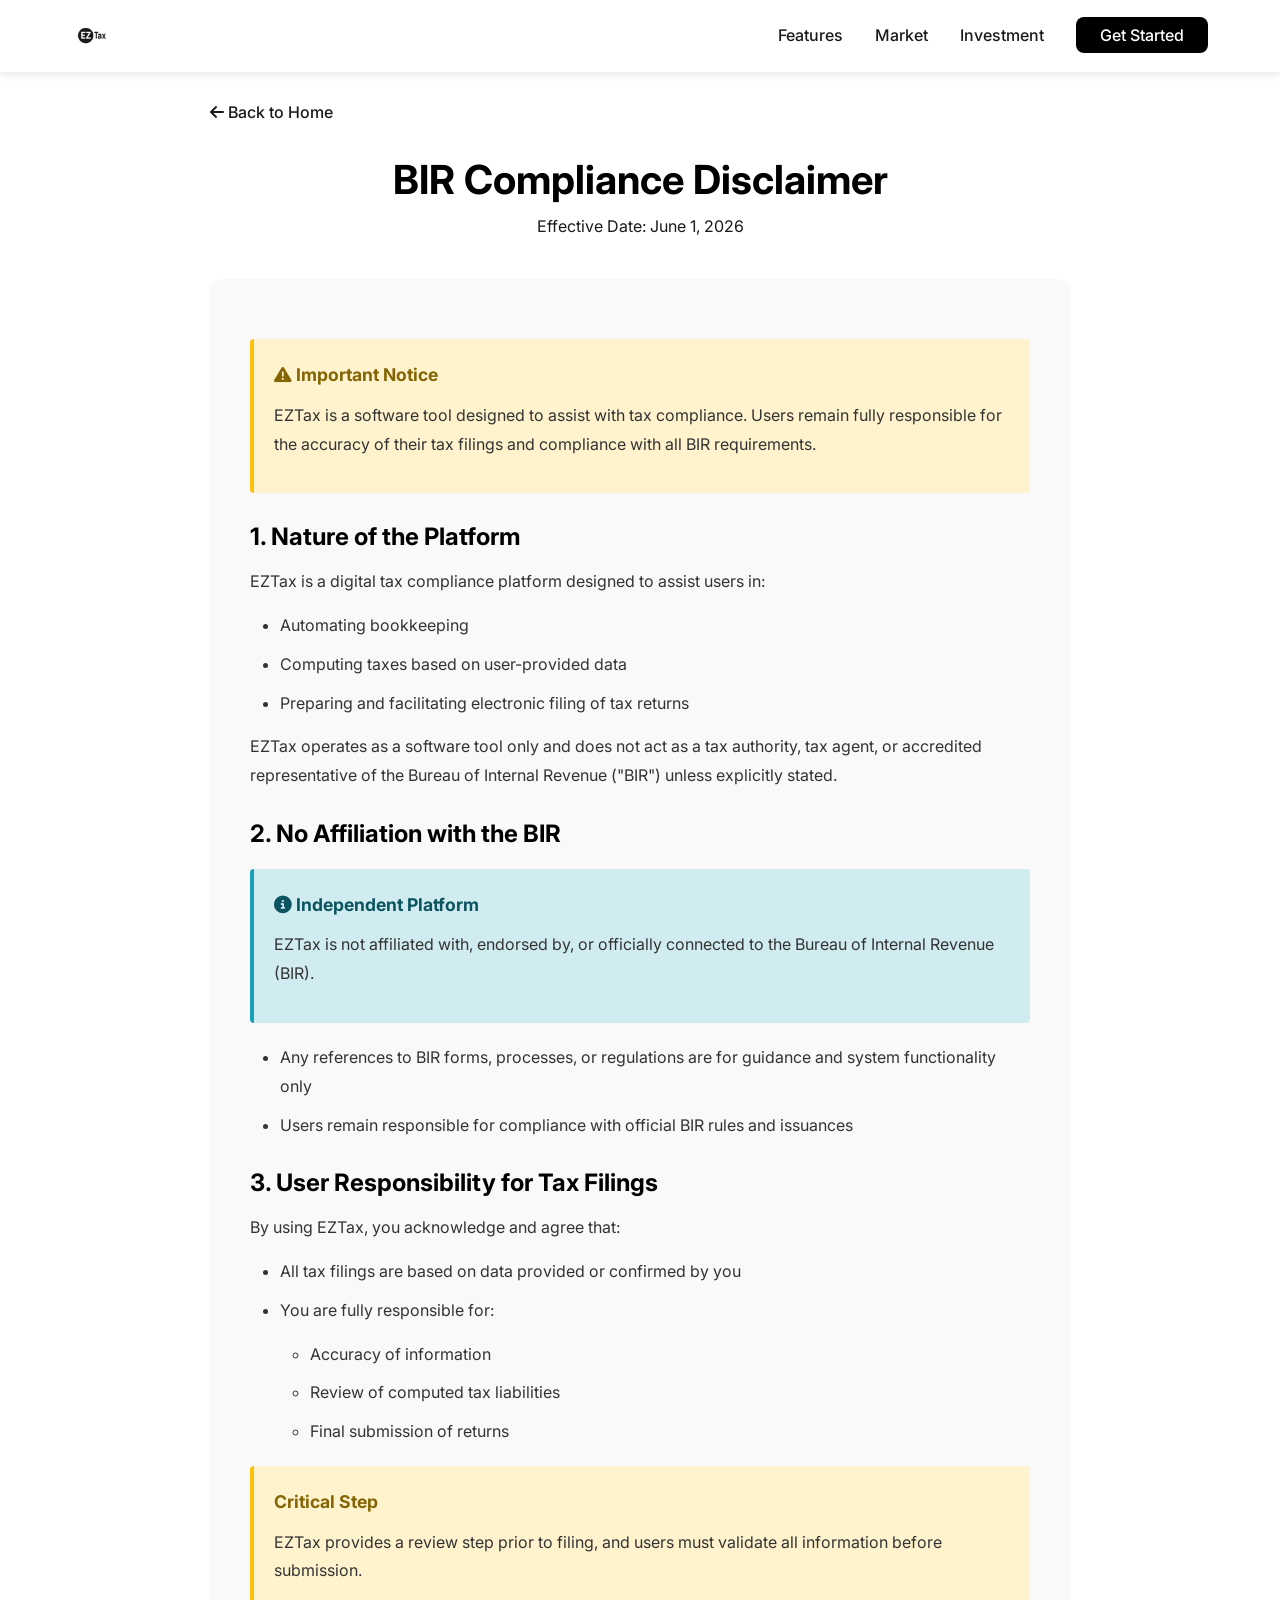
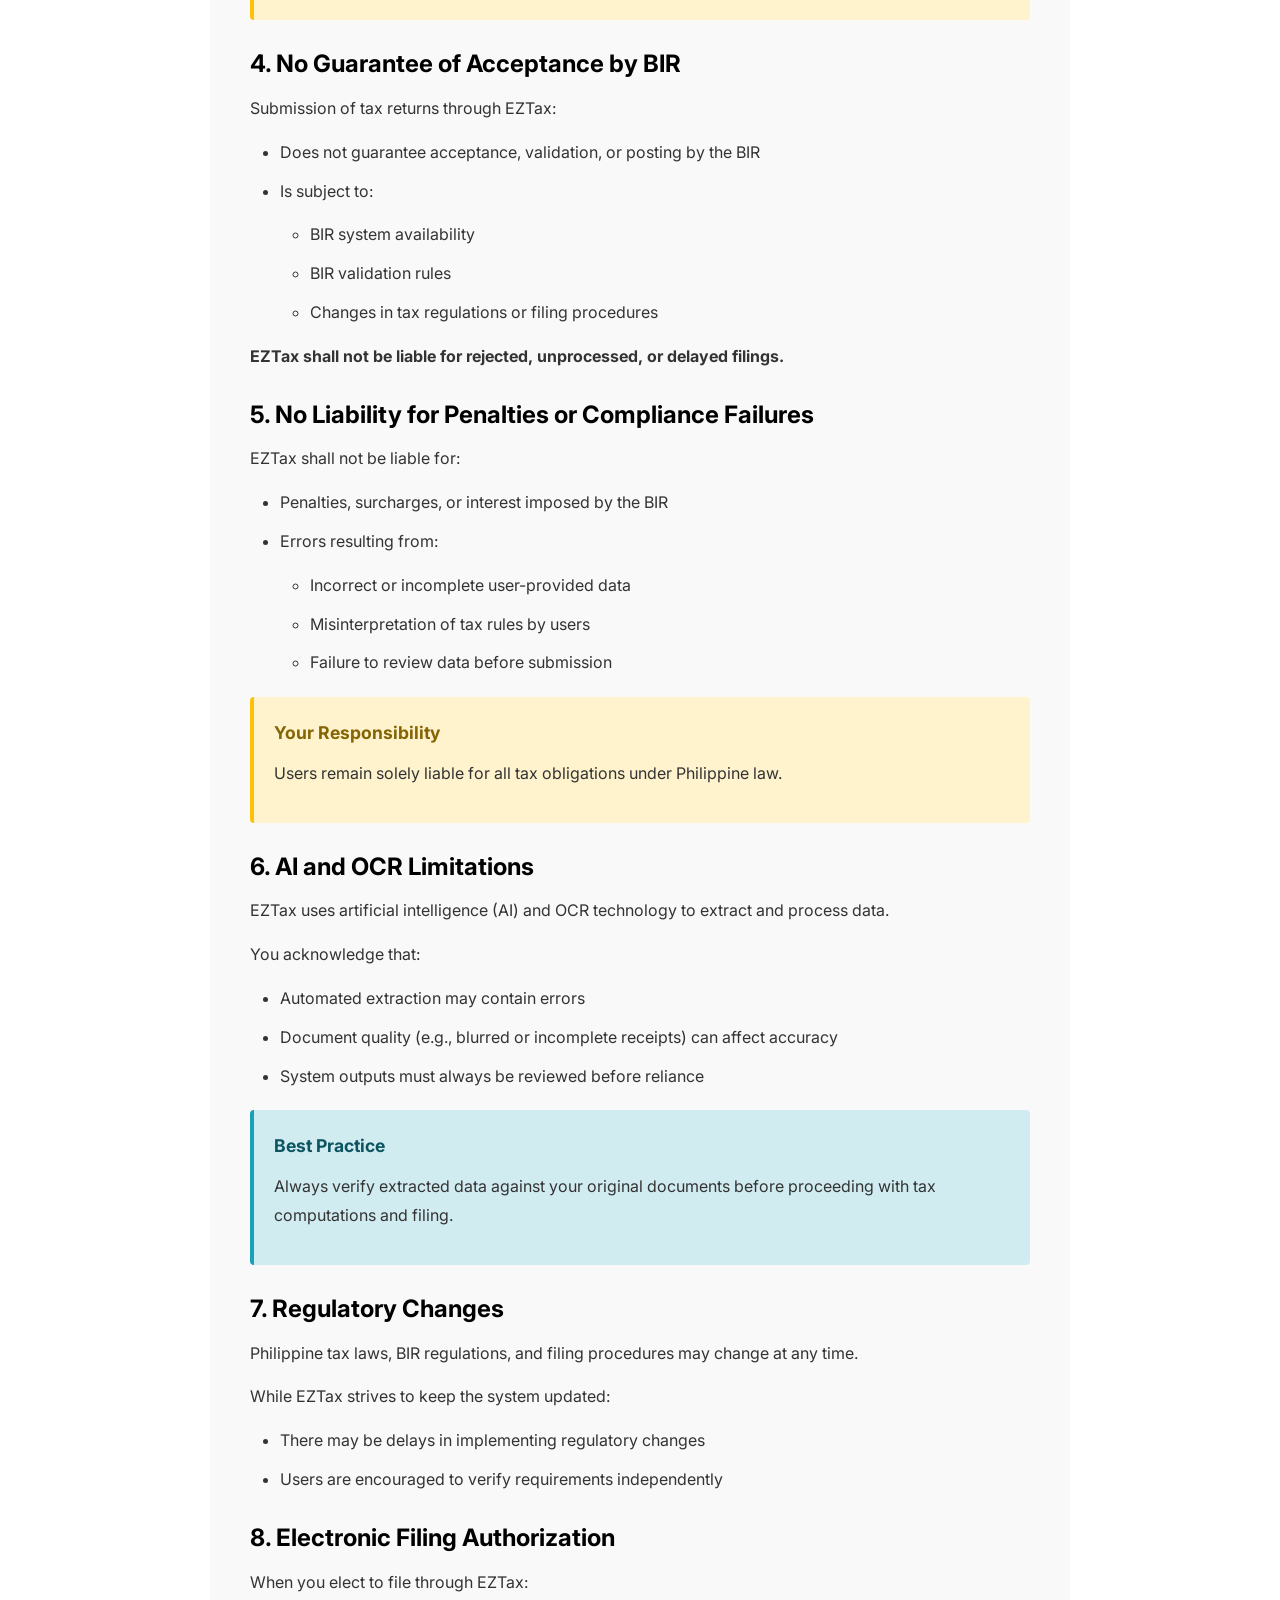
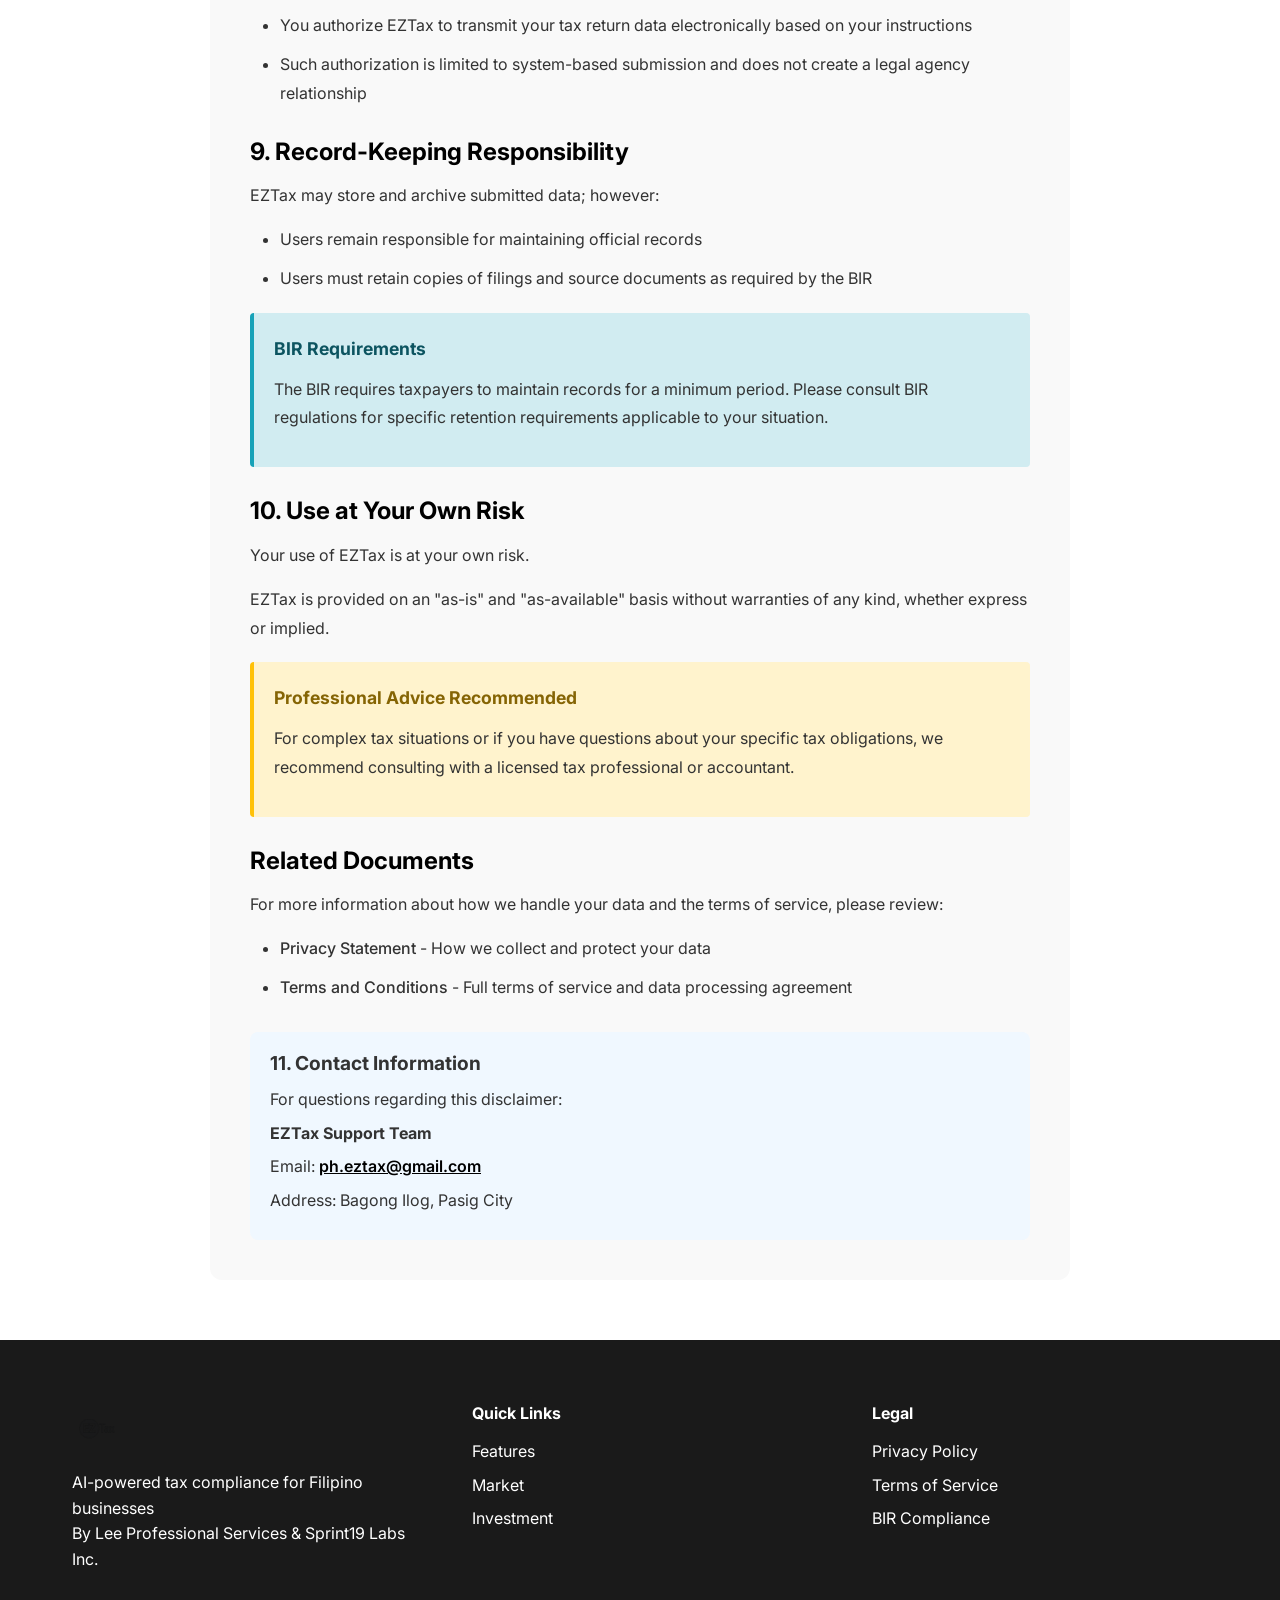
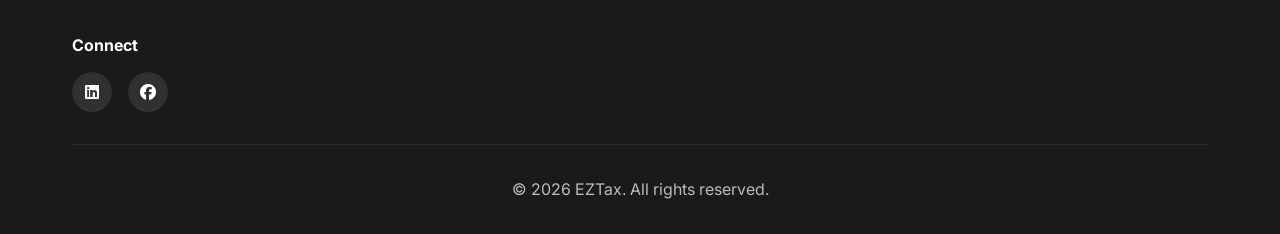
<file: bir-compliance.html>
<!DOCTYPE html>
<html lang="en">
<head>
    <meta charset="UTF-8">
    <meta name="viewport" content="width=device-width, initial-scale=1.0">
    <meta name="description" content="EZTax BIR Compliance Disclaimer - Important information about tax filing responsibilities and platform limitations.">
    <title>BIR Compliance Disclaimer | EZTax</title>
    
    <!-- Fonts -->
    <link rel="preconnect" href="https://fonts.googleapis.com">
    <link rel="preconnect" href="https://fonts.gstatic.com" crossorigin>
    <link href="https://fonts.googleapis.com/css2?family=Inter:wght@300;400;500;600;700;800&display=swap" rel="stylesheet">
    
    <!-- Stylesheet -->
    <link rel="stylesheet" href="styles.css">
    
    <!-- Font Awesome for Icons -->
    <link rel="stylesheet" href="https://cdnjs.cloudflare.com/ajax/libs/font-awesome/6.4.0/css/all.min.css">
    
    <style>
        .legal-page {
            padding: 100px 0 60px;
            background: var(--color-white);
            min-height: 100vh;
        }
        
        .legal-container {
            max-width: 900px;
            margin: 0 auto;
            padding: 0 20px;
        }
        
        .legal-header {
            text-align: center;
            margin-bottom: 40px;
        }
        
        .legal-header h1 {
            font-size: 2.5rem;
            color: var(--color-black);
            margin-bottom: 10px;
        }
        
        .legal-header .effective-date {
            color: var(--color-gray);
            font-size: 1rem;
        }
        
        .legal-content {
            background: #f9f9f9;
            padding: 40px;
            border-radius: 12px;
            line-height: 1.8;
        }
        
        .legal-content h2 {
            color: var(--color-black);
            margin-top: 30px;
            margin-bottom: 15px;
            font-size: 1.5rem;
        }
        
        .legal-content h3 {
            color: var(--color-black);
            margin-top: 20px;
            margin-bottom: 10px;
            font-size: 1.2rem;
        }
        
        .legal-content p {
            margin-bottom: 15px;
            color: #333;
        }
        
        .legal-content ul {
            margin: 15px 0;
            padding-left: 30px;
        }
        
        .legal-content ul li {
            margin-bottom: 10px;
            color: #333;
        }
        
        .back-link {
            display: inline-block;
            margin-bottom: 30px;
            color: var(--color-primary);
            text-decoration: none;
            font-weight: 500;
        }
        
        .back-link:hover {
            text-decoration: underline;
        }
        
        .contact-box {
            background: #f0f8ff;
            color: #333;
            padding: 20px;
            border-radius: 8px;
            margin-top: 30px;
            border: 2px solid var(--color-primary);
        }
        
        .contact-box h3 {
            color: var(--color-primary);
            margin-top: 0;
        }
        
        .contact-box p {
            color: #333;
            margin: 5px 0;
        }
        
        .contact-box a {
            color: var(--color-primary);
            font-weight: 600;
        }
        
        .warning-box {
            background: #fff3cd;
            border-left: 4px solid #ffc107;
            padding: 20px;
            margin: 20px 0;
            border-radius: 4px;
        }
        
        .warning-box strong {
            color: #856404;
            display: block;
            margin-bottom: 10px;
            font-size: 1.1rem;
        }
        
        .info-box {
            background: #d1ecf1;
            border-left: 4px solid #17a2b8;
            padding: 20px;
            margin: 20px 0;
            border-radius: 4px;
        }
        
        .info-box strong {
            color: #0c5460;
            display: block;
            margin-bottom: 10px;
            font-size: 1.1rem;
        }
    </style>
</head>
<body>
    <!-- Navigation -->
    <nav class="navbar" id="navbar">
        <div class="container">
            <div class="nav-wrapper">
                <div class="logo">
                    <a href="index.html">
                        <img src="EZTax Logo (1).png" alt="EZTax Logo" class="logo-img">
                    </a>
                </div>
                <ul class="nav-menu">
                    <li><a href="index.html#features">Features</a></li>
                    <li><a href="index.html#market">Market</a></li>
                    <li><a href="index.html#investment">Investment</a></li>
                    <li><a href="index.html#contact" class="btn-nav">Get Started</a></li>
                </ul>
            </div>
        </div>
    </nav>

    <section class="legal-page">
        <div class="legal-container">
            <a href="index.html" class="back-link"><i class="fas fa-arrow-left"></i> Back to Home</a>
            
            <div class="legal-header">
                <h1>BIR Compliance Disclaimer</h1>
                <p class="effective-date">Effective Date: June 1, 2026</p>
            </div>

            <div class="legal-content">
                <div class="warning-box">
                    <strong><i class="fas fa-exclamation-triangle"></i> Important Notice</strong>
                    <p>EZTax is a software tool designed to assist with tax compliance. Users remain fully responsible for the accuracy of their tax filings and compliance with all BIR requirements.</p>
                </div>

                <h2>1. Nature of the Platform</h2>
                <p>EZTax is a digital tax compliance platform designed to assist users in:</p>
                <ul>
                    <li>Automating bookkeeping</li>
                    <li>Computing taxes based on user-provided data</li>
                    <li>Preparing and facilitating electronic filing of tax returns</li>
                </ul>
                <p>EZTax operates as a software tool only and does not act as a tax authority, tax agent, or accredited representative of the Bureau of Internal Revenue ("BIR") unless explicitly stated.</p>

                <h2>2. No Affiliation with the BIR</h2>
                <div class="info-box">
                    <strong><i class="fas fa-info-circle"></i> Independent Platform</strong>
                    <p>EZTax is not affiliated with, endorsed by, or officially connected to the Bureau of Internal Revenue (BIR).</p>
                </div>
                <ul>
                    <li>Any references to BIR forms, processes, or regulations are for guidance and system functionality only</li>
                    <li>Users remain responsible for compliance with official BIR rules and issuances</li>
                </ul>

                <h2>3. User Responsibility for Tax Filings</h2>
                <p>By using EZTax, you acknowledge and agree that:</p>
                <ul>
                    <li>All tax filings are based on data provided or confirmed by you</li>
                    <li>You are fully responsible for:
                        <ul>
                            <li>Accuracy of information</li>
                            <li>Review of computed tax liabilities</li>
                            <li>Final submission of returns</li>
                        </ul>
                    </li>
                </ul>
                <div class="warning-box">
                    <strong>Critical Step</strong>
                    <p>EZTax provides a review step prior to filing, and users must validate all information before submission.</p>
                </div>

                <h2>4. No Guarantee of Acceptance by BIR</h2>
                <p>Submission of tax returns through EZTax:</p>
                <ul>
                    <li>Does not guarantee acceptance, validation, or posting by the BIR</li>
                    <li>Is subject to:
                        <ul>
                            <li>BIR system availability</li>
                            <li>BIR validation rules</li>
                            <li>Changes in tax regulations or filing procedures</li>
                        </ul>
                    </li>
                </ul>
                <p><strong>EZTax shall not be liable for rejected, unprocessed, or delayed filings.</strong></p>

                <h2>5. No Liability for Penalties or Compliance Failures</h2>
                <p>EZTax shall not be liable for:</p>
                <ul>
                    <li>Penalties, surcharges, or interest imposed by the BIR</li>
                    <li>Errors resulting from:
                        <ul>
                            <li>Incorrect or incomplete user-provided data</li>
                            <li>Misinterpretation of tax rules by users</li>
                            <li>Failure to review data before submission</li>
                        </ul>
                    </li>
                </ul>
                <div class="warning-box">
                    <strong>Your Responsibility</strong>
                    <p>Users remain solely liable for all tax obligations under Philippine law.</p>
                </div>

                <h2>6. AI and OCR Limitations</h2>
                <p>EZTax uses artificial intelligence (AI) and OCR technology to extract and process data.</p>
                <p>You acknowledge that:</p>
                <ul>
                    <li>Automated extraction may contain errors</li>
                    <li>Document quality (e.g., blurred or incomplete receipts) can affect accuracy</li>
                    <li>System outputs must always be reviewed before reliance</li>
                </ul>
                <div class="info-box">
                    <strong>Best Practice</strong>
                    <p>Always verify extracted data against your original documents before proceeding with tax computations and filing.</p>
                </div>

                <h2>7. Regulatory Changes</h2>
                <p>Philippine tax laws, BIR regulations, and filing procedures may change at any time.</p>
                <p>While EZTax strives to keep the system updated:</p>
                <ul>
                    <li>There may be delays in implementing regulatory changes</li>
                    <li>Users are encouraged to verify requirements independently</li>
                </ul>

                <h2>8. Electronic Filing Authorization</h2>
                <p>When you elect to file through EZTax:</p>
                <ul>
                    <li>You authorize EZTax to transmit your tax return data electronically based on your instructions</li>
                    <li>Such authorization is limited to system-based submission and does not create a legal agency relationship</li>
                </ul>

                <h2>9. Record-Keeping Responsibility</h2>
                <p>EZTax may store and archive submitted data; however:</p>
                <ul>
                    <li>Users remain responsible for maintaining official records</li>
                    <li>Users must retain copies of filings and source documents as required by the BIR</li>
                </ul>
                <div class="info-box">
                    <strong>BIR Requirements</strong>
                    <p>The BIR requires taxpayers to maintain records for a minimum period. Please consult BIR regulations for specific retention requirements applicable to your situation.</p>
                </div>

                <h2>10. Use at Your Own Risk</h2>
                <p>Your use of EZTax is at your own risk.</p>
                <p>EZTax is provided on an "as-is" and "as-available" basis without warranties of any kind, whether express or implied.</p>

                <div class="warning-box">
                    <strong>Professional Advice Recommended</strong>
                    <p>For complex tax situations or if you have questions about your specific tax obligations, we recommend consulting with a licensed tax professional or accountant.</p>
                </div>

                <h2>Related Documents</h2>
                <p>For more information about how we handle your data and the terms of service, please review:</p>
                <ul>
                    <li><a href="privacy-policy.html" style="color: var(--color-primary); font-weight: 500;">Privacy Statement</a> - How we collect and protect your data</li>
                    <li><a href="terms-and-conditions.html" style="color: var(--color-primary); font-weight: 500;">Terms and Conditions</a> - Full terms of service and data processing agreement</li>
                </ul>

                <div class="contact-box">
                    <h3>11. Contact Information</h3>
                    <p>For questions regarding this disclaimer:</p>
                    <p><strong>EZTax Support Team</strong></p>
                    <p>Email: <a href="mailto:ph.eztax@gmail.com" style="color:black; text-decoration: underline;">ph.eztax@gmail.com</a></p>
                    <p>Address: Bagong Ilog, Pasig City</p>
                </div>
            </div>
        </div>
    </section>

    <!-- Footer -->
    <footer class="footer">
        <div class="container">
            <div class="footer-content">
                <div class="footer-section">
                    <img src="EZTax Logo (1).png" alt="EZTax" class="footer-logo">
                    <p>AI-powered tax compliance for Filipino businesses</p>
                    <p class="footer-company">By Lee Professional Services & Sprint19 Labs Inc.</p>
                </div>
                <div class="footer-section">
                    <h4>Quick Links</h4>
                    <ul>
                        <li><a href="index.html#features">Features</a></li>
                        <li><a href="index.html#market">Market</a></li>
                        <li><a href="index.html#investment">Investment</a></li>
                    </ul>
                </div>
                <div class="footer-section">
                    <h4>Legal</h4>
                    <ul>
                        <li><a href="privacy-policy.html">Privacy Policy</a></li>
                        <li><a href="terms-and-conditions.html">Terms of Service</a></li>
                        <li><a href="bir-compliance.html">BIR Compliance</a></li>
                    </ul>
                </div>
                <div class="footer-section">
                    <h4>Connect</h4>
                    <div class="social-links">
                        <a href="https://www.linkedin.com/company/30890579/" target="_blank" rel="noopener noreferrer" aria-label="LinkedIn"><i class="fab fa-linkedin"></i></a>
                        <a href="https://web.facebook.com/profile.php?id=61570752446481" target="_blank" rel="noopener noreferrer" aria-label="Facebook"><i class="fab fa-facebook"></i></a>
                    </div>
                </div>
            </div>
            <div class="footer-bottom">
                <p>&copy; 2026 EZTax. All rights reserved.</p>
            </div>
        </div>
    </footer>
</body>
</html>
</file>
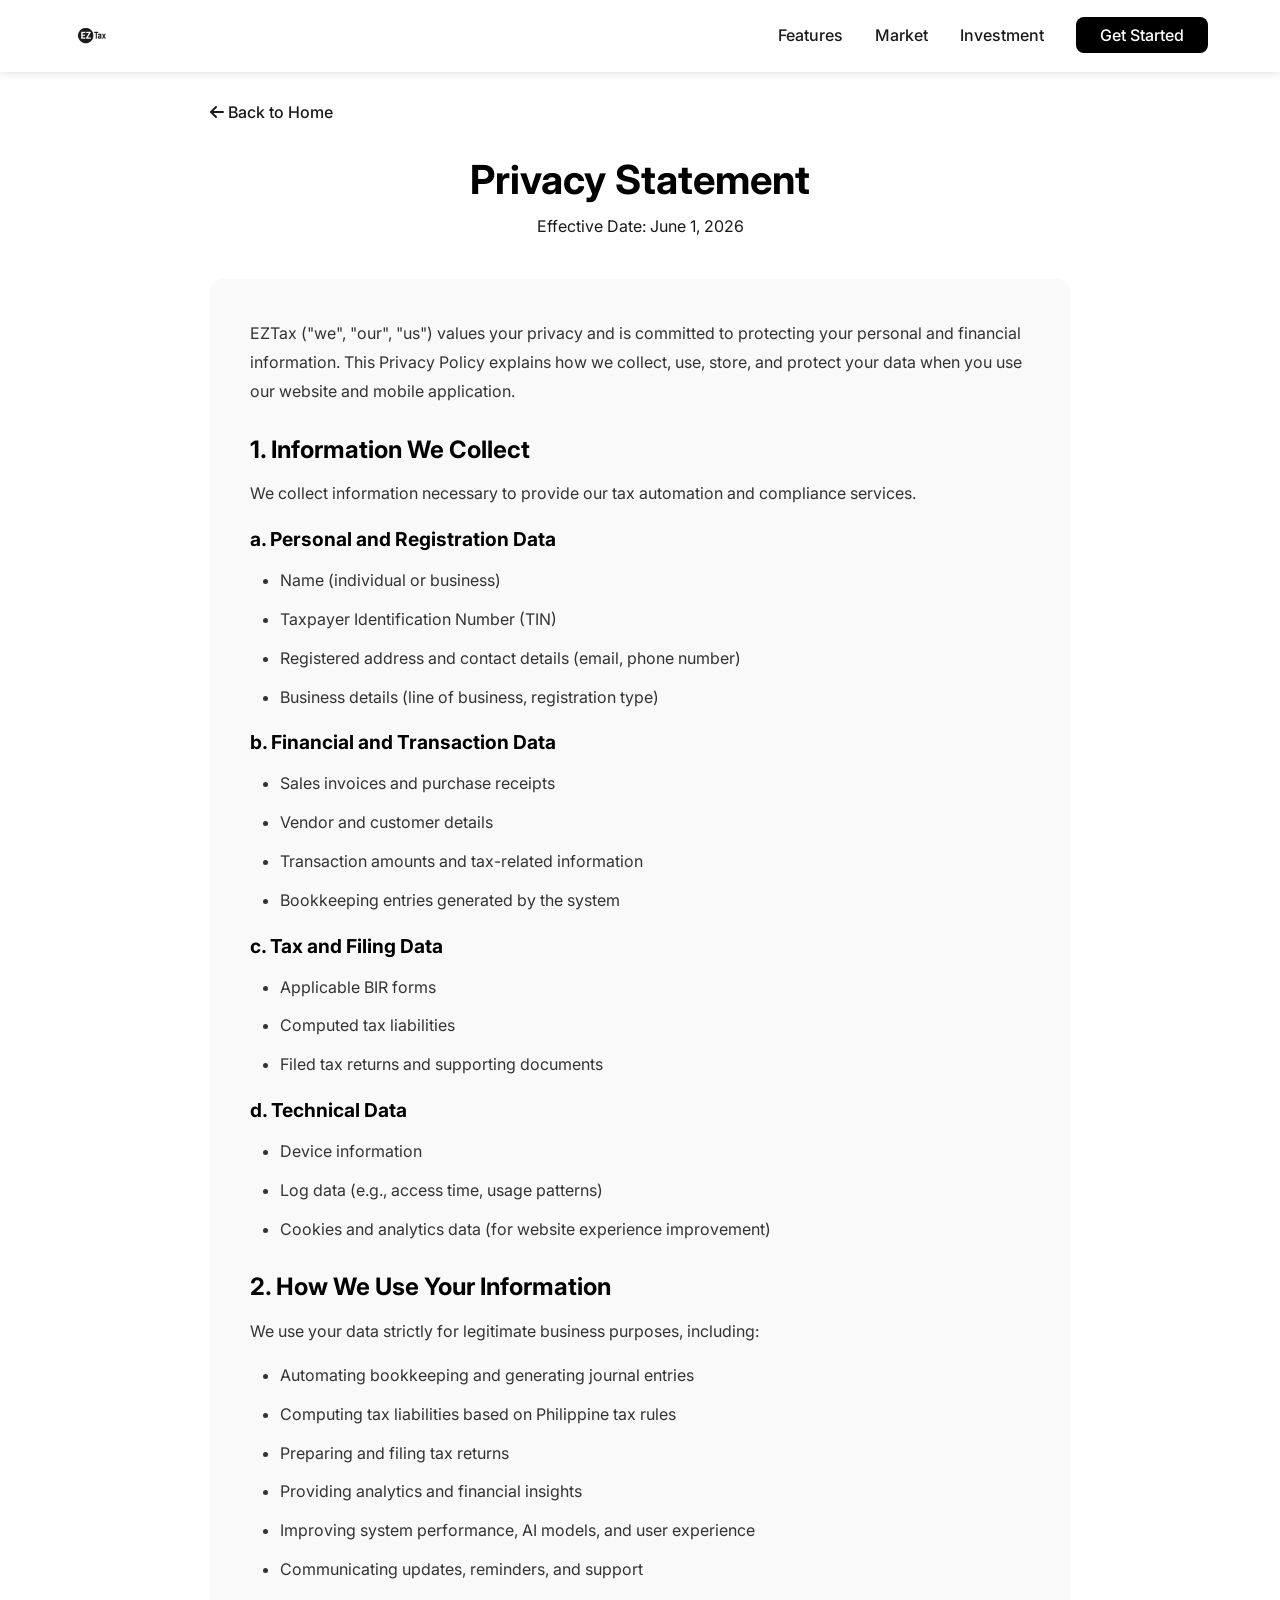
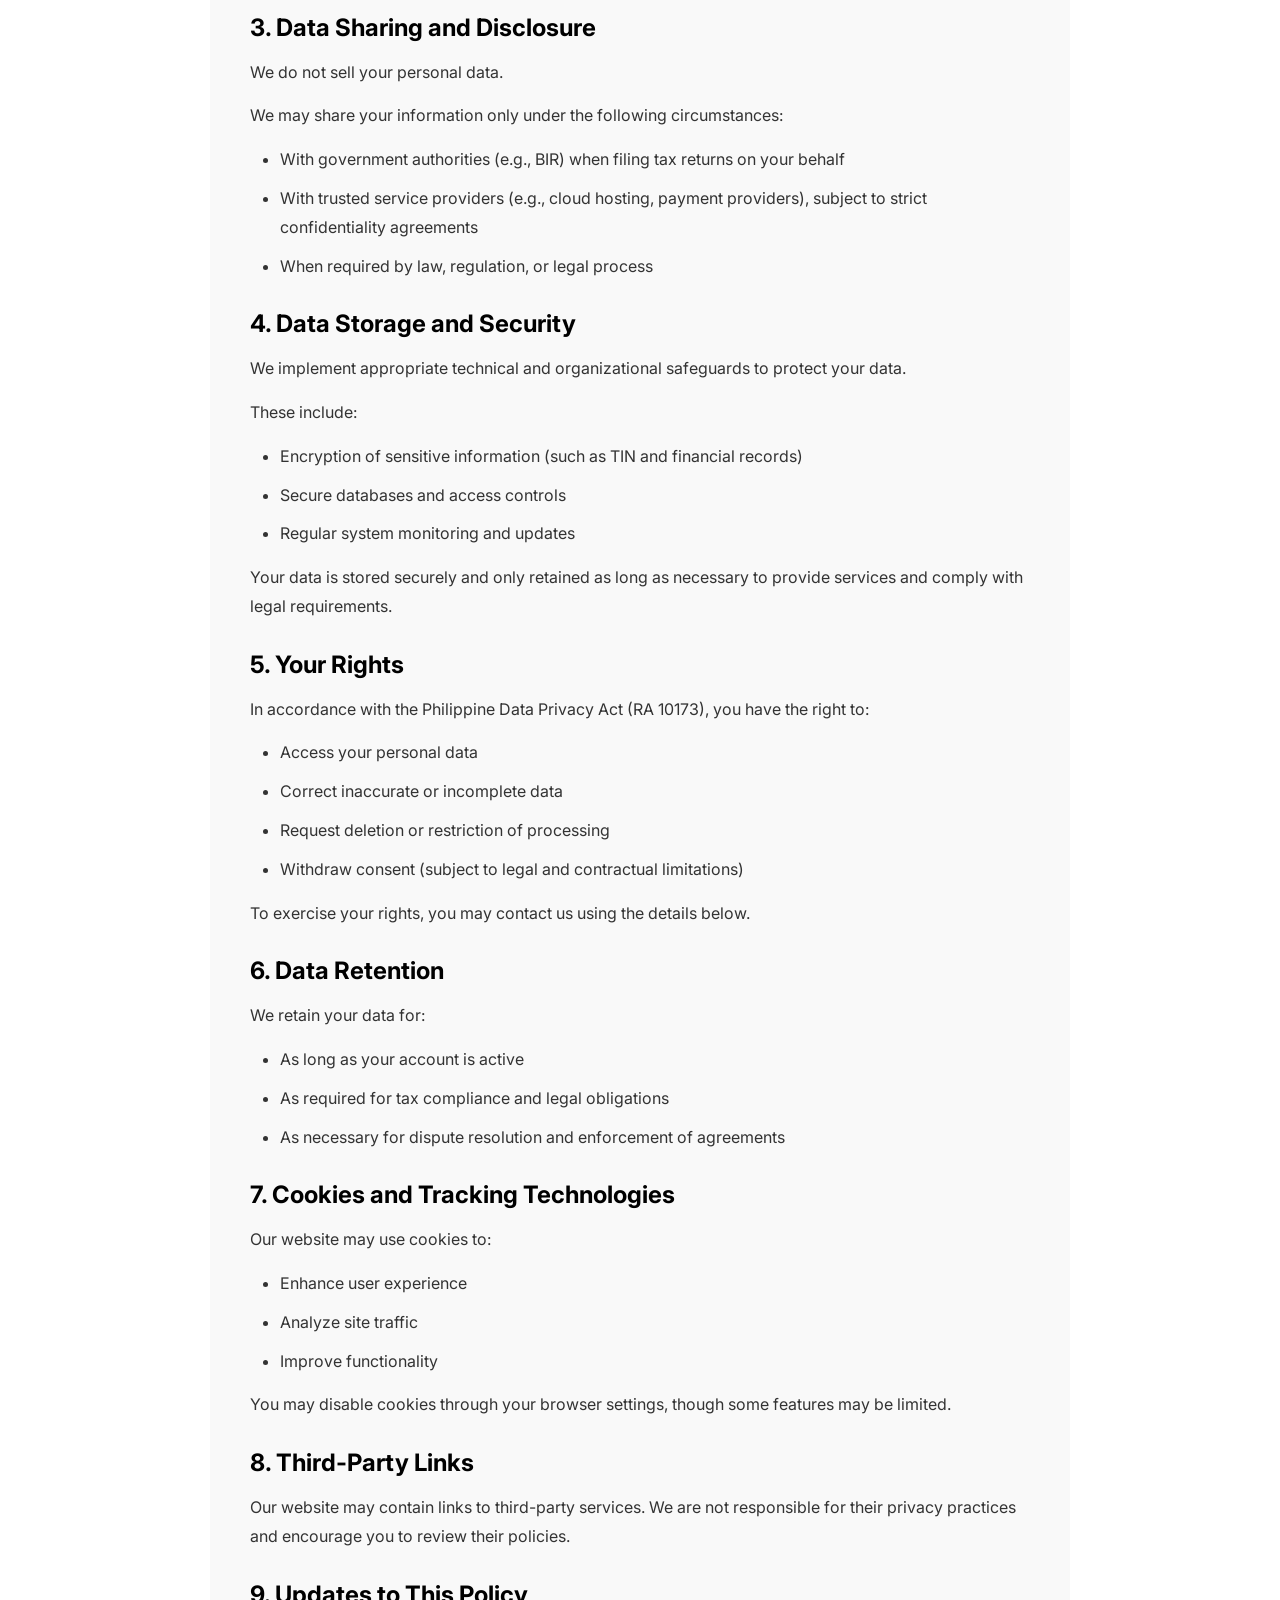
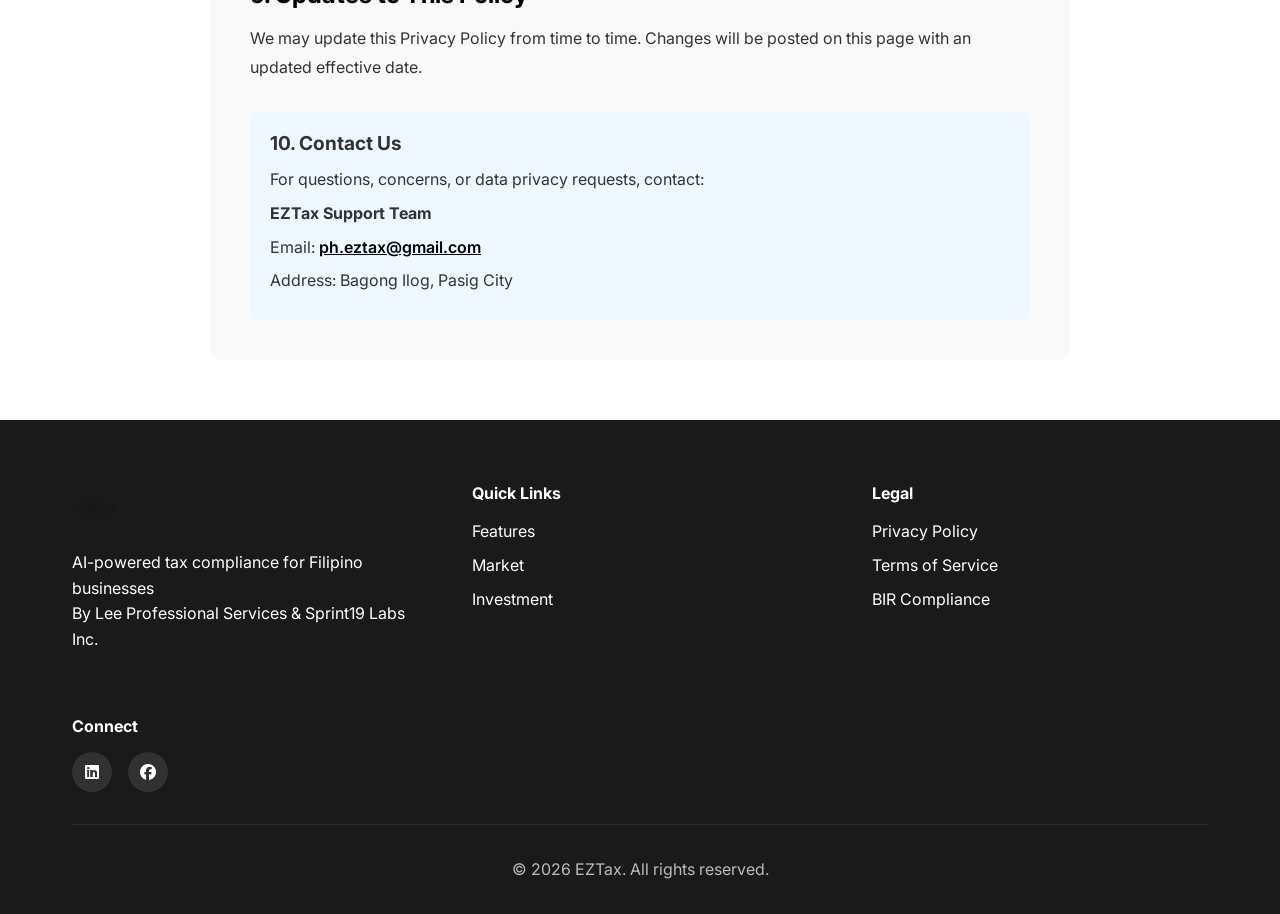
<file: privacy-policy.html>
<!DOCTYPE html>
<html lang="en">
<head>
    <meta charset="UTF-8">
    <meta name="viewport" content="width=device-width, initial-scale=1.0">
    <meta name="description" content="EZTax Privacy Statement - How we collect, use, and protect your personal and financial information.">
    <title>Privacy Statement | EZTax</title>
    
    <!-- Fonts -->
    <link rel="preconnect" href="https://fonts.googleapis.com">
    <link rel="preconnect" href="https://fonts.gstatic.com" crossorigin>
    <link href="https://fonts.googleapis.com/css2?family=Inter:wght@300;400;500;600;700;800&display=swap" rel="stylesheet">
    
    <!-- Stylesheet -->
    <link rel="stylesheet" href="styles.css">
    
    <!-- Font Awesome for Icons -->
    <link rel="stylesheet" href="https://cdnjs.cloudflare.com/ajax/libs/font-awesome/6.4.0/css/all.min.css">
    
    <style>
        .legal-page {
            padding: 100px 0 60px;
            background: var(--color-white);
            min-height: 100vh;
        }
        
        .legal-container {
            max-width: 900px;
            margin: 0 auto;
            padding: 0 20px;
        }
        
        .legal-header {
            text-align: center;
            margin-bottom: 40px;
        }
        
        .legal-header h1 {
            font-size: 2.5rem;
            color: var(--color-black);
            margin-bottom: 10px;
        }
        
        .legal-header .effective-date {
            color: var(--color-gray);
            font-size: 1rem;
        }
        
        .legal-content {
            background: #f9f9f9;
            padding: 40px;
            border-radius: 12px;
            line-height: 1.8;
        }
        
        .legal-content h2 {
            color: var(--color-black);
            margin-top: 30px;
            margin-bottom: 15px;
            font-size: 1.5rem;
        }
        
        .legal-content h3 {
            color: var(--color-black);
            margin-top: 20px;
            margin-bottom: 10px;
            font-size: 1.2rem;
        }
        
        .legal-content p {
            margin-bottom: 15px;
            color: #333;
        }
        
        .legal-content ul {
            margin: 15px 0;
            padding-left: 30px;
        }
        
        .legal-content ul li {
            margin-bottom: 10px;
            color: #333;
        }
        
        .back-link {
            display: inline-block;
            margin-bottom: 30px;
            color: var(--color-primary);
            text-decoration: none;
            font-weight: 500;
        }
        
        .back-link:hover {
            text-decoration: underline;
        }
        
        .contact-box {
            background: #f0f8ff;
            color: #333;
            padding: 20px;
            border-radius: 8px;
            margin-top: 30px;
            border: 2px solid var(--color-primary);
        }
        
        .contact-box h3 {
            color: var(--color-primary);
            margin-top: 0;
        }
        
        .contact-box p {
            color: #333;
            margin: 5px 0;
        }
        
        .contact-box a {
            color: var(--color-primary);
            font-weight: 600;
        }
    </style>
</head>
<body>
    <!-- Navigation -->
    <nav class="navbar" id="navbar">
        <div class="container">
            <div class="nav-wrapper">
                <div class="logo">
                    <a href="index.html">
                        <img src="EZTax Logo (1).png" alt="EZTax Logo" class="logo-img">
                    </a>
                </div>
                <ul class="nav-menu">
                    <li><a href="index.html#features">Features</a></li>
                    <li><a href="index.html#market">Market</a></li>
                    <li><a href="index.html#investment">Investment</a></li>
                    <li><a href="index.html#contact" class="btn-nav">Get Started</a></li>
                </ul>
            </div>
        </div>
    </nav>

    <section class="legal-page">
        <div class="legal-container">
            <a href="index.html" class="back-link"><i class="fas fa-arrow-left"></i> Back to Home</a>
            
            <div class="legal-header">
                <h1>Privacy Statement</h1>
                <p class="effective-date">Effective Date: June 1, 2026</p>
            </div>

            <div class="legal-content">
                <p>EZTax ("we", "our", "us") values your privacy and is committed to protecting your personal and financial information. This Privacy Policy explains how we collect, use, store, and protect your data when you use our website and mobile application.</p>

                <h2>1. Information We Collect</h2>
                <p>We collect information necessary to provide our tax automation and compliance services.</p>

                <h3>a. Personal and Registration Data</h3>
                <ul>
                    <li>Name (individual or business)</li>
                    <li>Taxpayer Identification Number (TIN)</li>
                    <li>Registered address and contact details (email, phone number)</li>
                    <li>Business details (line of business, registration type)</li>
                </ul>

                <h3>b. Financial and Transaction Data</h3>
                <ul>
                    <li>Sales invoices and purchase receipts</li>
                    <li>Vendor and customer details</li>
                    <li>Transaction amounts and tax-related information</li>
                    <li>Bookkeeping entries generated by the system</li>
                </ul>

                <h3>c. Tax and Filing Data</h3>
                <ul>
                    <li>Applicable BIR forms</li>
                    <li>Computed tax liabilities</li>
                    <li>Filed tax returns and supporting documents</li>
                </ul>

                <h3>d. Technical Data</h3>
                <ul>
                    <li>Device information</li>
                    <li>Log data (e.g., access time, usage patterns)</li>
                    <li>Cookies and analytics data (for website experience improvement)</li>
                </ul>

                <h2>2. How We Use Your Information</h2>
                <p>We use your data strictly for legitimate business purposes, including:</p>
                <ul>
                    <li>Automating bookkeeping and generating journal entries</li>
                    <li>Computing tax liabilities based on Philippine tax rules</li>
                    <li>Preparing and filing tax returns</li>
                    <li>Providing analytics and financial insights</li>
                    <li>Improving system performance, AI models, and user experience</li>
                    <li>Communicating updates, reminders, and support</li>
                </ul>

                <h2>3. Data Sharing and Disclosure</h2>
                <p>We do not sell your personal data.</p>
                <p>We may share your information only under the following circumstances:</p>
                <ul>
                    <li>With government authorities (e.g., BIR) when filing tax returns on your behalf</li>
                    <li>With trusted service providers (e.g., cloud hosting, payment providers), subject to strict confidentiality agreements</li>
                    <li>When required by law, regulation, or legal process</li>
                </ul>

                <h2>4. Data Storage and Security</h2>
                <p>We implement appropriate technical and organizational safeguards to protect your data.</p>
                <p>These include:</p>
                <ul>
                    <li>Encryption of sensitive information (such as TIN and financial records)</li>
                    <li>Secure databases and access controls</li>
                    <li>Regular system monitoring and updates</li>
                </ul>
                <p>Your data is stored securely and only retained as long as necessary to provide services and comply with legal requirements.</p>

                <h2>5. Your Rights</h2>
                <p>In accordance with the Philippine Data Privacy Act (RA 10173), you have the right to:</p>
                <ul>
                    <li>Access your personal data</li>
                    <li>Correct inaccurate or incomplete data</li>
                    <li>Request deletion or restriction of processing</li>
                    <li>Withdraw consent (subject to legal and contractual limitations)</li>
                </ul>
                <p>To exercise your rights, you may contact us using the details below.</p>

                <h2>6. Data Retention</h2>
                <p>We retain your data for:</p>
                <ul>
                    <li>As long as your account is active</li>
                    <li>As required for tax compliance and legal obligations</li>
                    <li>As necessary for dispute resolution and enforcement of agreements</li>
                </ul>

                <h2>7. Cookies and Tracking Technologies</h2>
                <p>Our website may use cookies to:</p>
                <ul>
                    <li>Enhance user experience</li>
                    <li>Analyze site traffic</li>
                    <li>Improve functionality</li>
                </ul>
                <p>You may disable cookies through your browser settings, though some features may be limited.</p>

                <h2>8. Third-Party Links</h2>
                <p>Our website may contain links to third-party services. We are not responsible for their privacy practices and encourage you to review their policies.</p>

                <h2>9. Updates to This Policy</h2>
                <p>We may update this Privacy Policy from time to time. Changes will be posted on this page with an updated effective date.</p>

                <div class="contact-box">
                    <h3>10. Contact Us</h3>
                    <p>For questions, concerns, or data privacy requests, contact:</p>
                    <p><strong>EZTax Support Team</strong></p>
                    <p>Email: <a href="mailto:ph.eztax@gmail.com" style="color: black; text-decoration: underline;">ph.eztax@gmail.com</a></p>
                    <p>Address: Bagong Ilog, Pasig City</p>
                </div>
            </div>
        </div>
    </section>

    <!-- Footer -->
    <footer class="footer">
        <div class="container">
            <div class="footer-content">
                <div class="footer-section">
                    <img src="EZTax Logo (1).png" alt="EZTax" class="footer-logo">
                    <p>AI-powered tax compliance for Filipino businesses</p>
                    <p class="footer-company">By Lee Professional Services & Sprint19 Labs Inc.</p>
                </div>
                <div class="footer-section">
                    <h4>Quick Links</h4>
                    <ul>
                        <li><a href="index.html#features">Features</a></li>
                        <li><a href="index.html#market">Market</a></li>
                        <li><a href="index.html#investment">Investment</a></li>
                    </ul>
                </div>
                <div class="footer-section">
                    <h4>Legal</h4>
                    <ul>
                        <li><a href="privacy-policy.html">Privacy Policy</a></li>
                        <li><a href="terms-and-conditions.html">Terms of Service</a></li>
                        <li><a href="bir-compliance.html">BIR Compliance</a></li>
                    </ul>
                </div>
                <div class="footer-section">
                    <h4>Connect</h4>
                    <div class="social-links">
                        <a href="https://www.linkedin.com/company/30890579/" target="_blank" rel="noopener noreferrer" aria-label="LinkedIn"><i class="fab fa-linkedin"></i></a>
                        <a href="https://web.facebook.com/profile.php?id=61570752446481" target="_blank" rel="noopener noreferrer" aria-label="Facebook"><i class="fab fa-facebook"></i></a>
                    </div>
                </div>
            </div>
            <div class="footer-bottom">
                <p>&copy; 2026 EZTax. All rights reserved.</p>
            </div>
        </div>
    </footer>
</body>
</html>
</file>
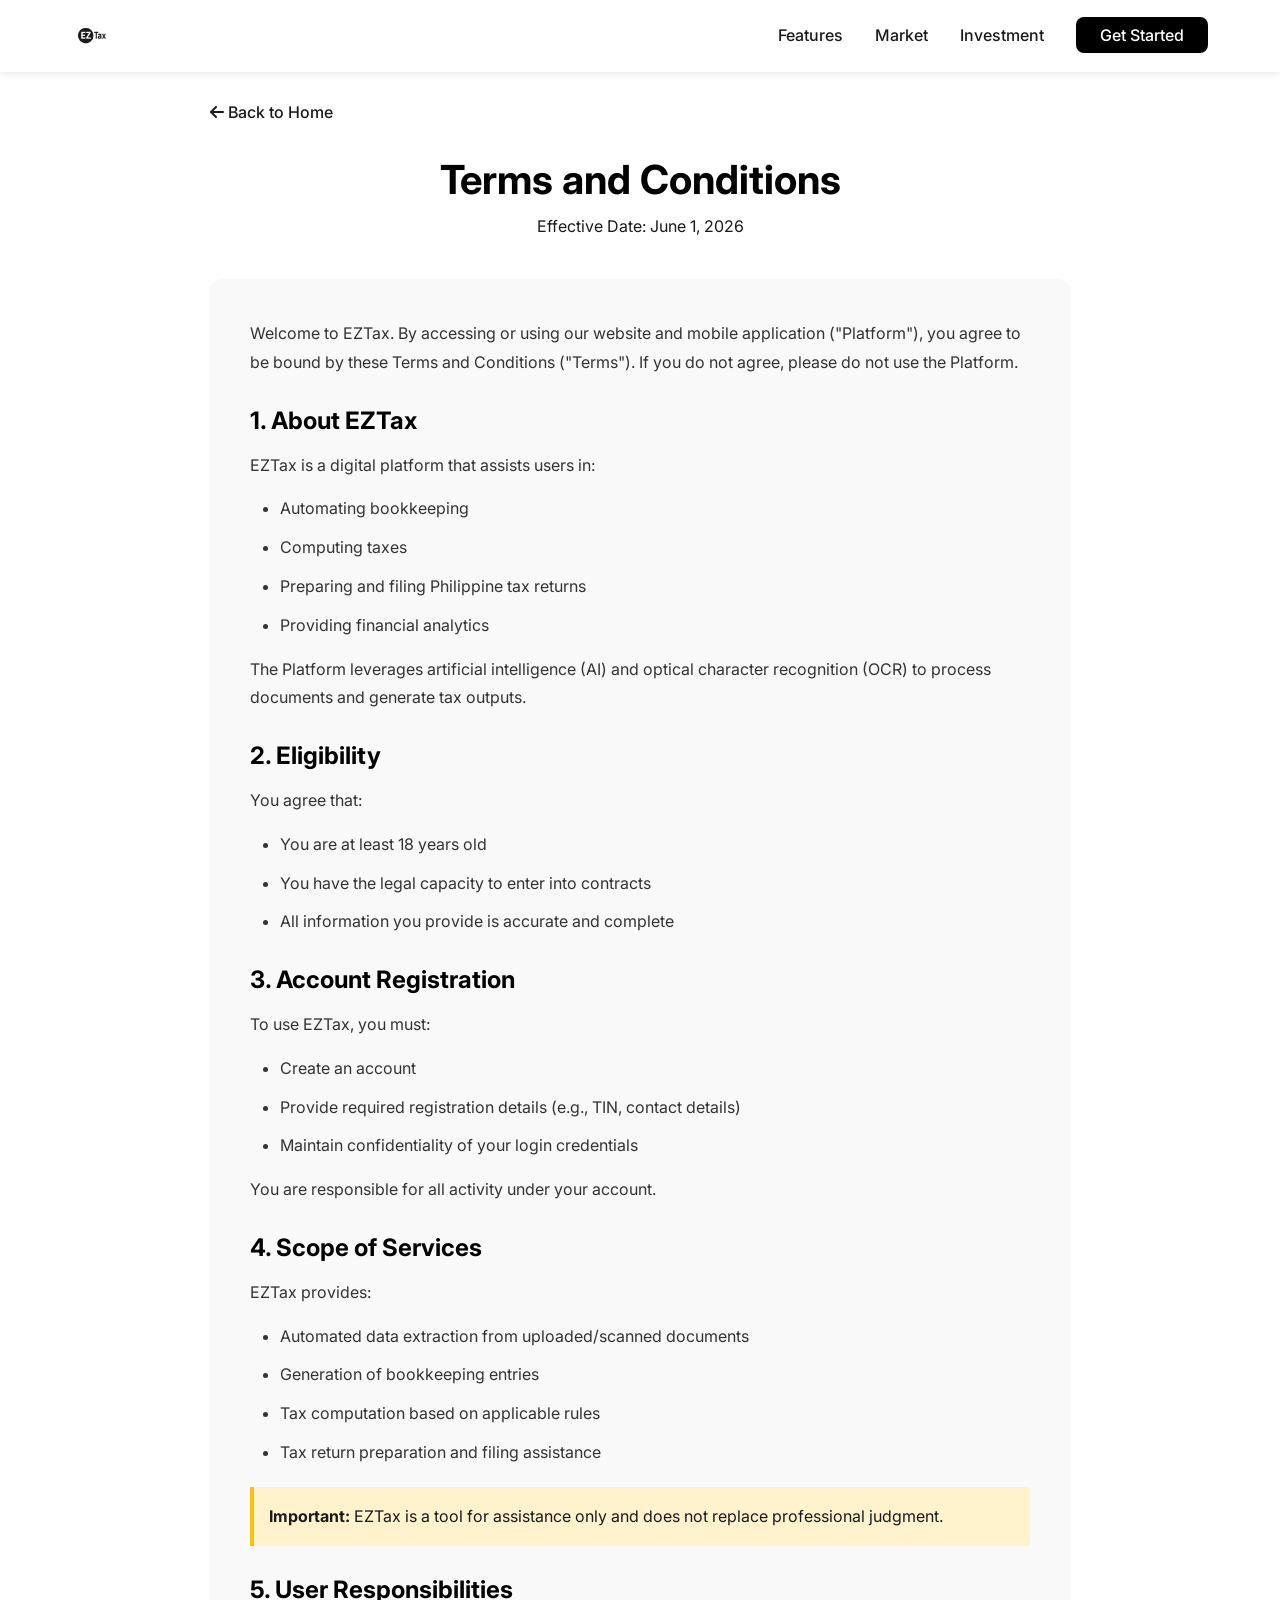
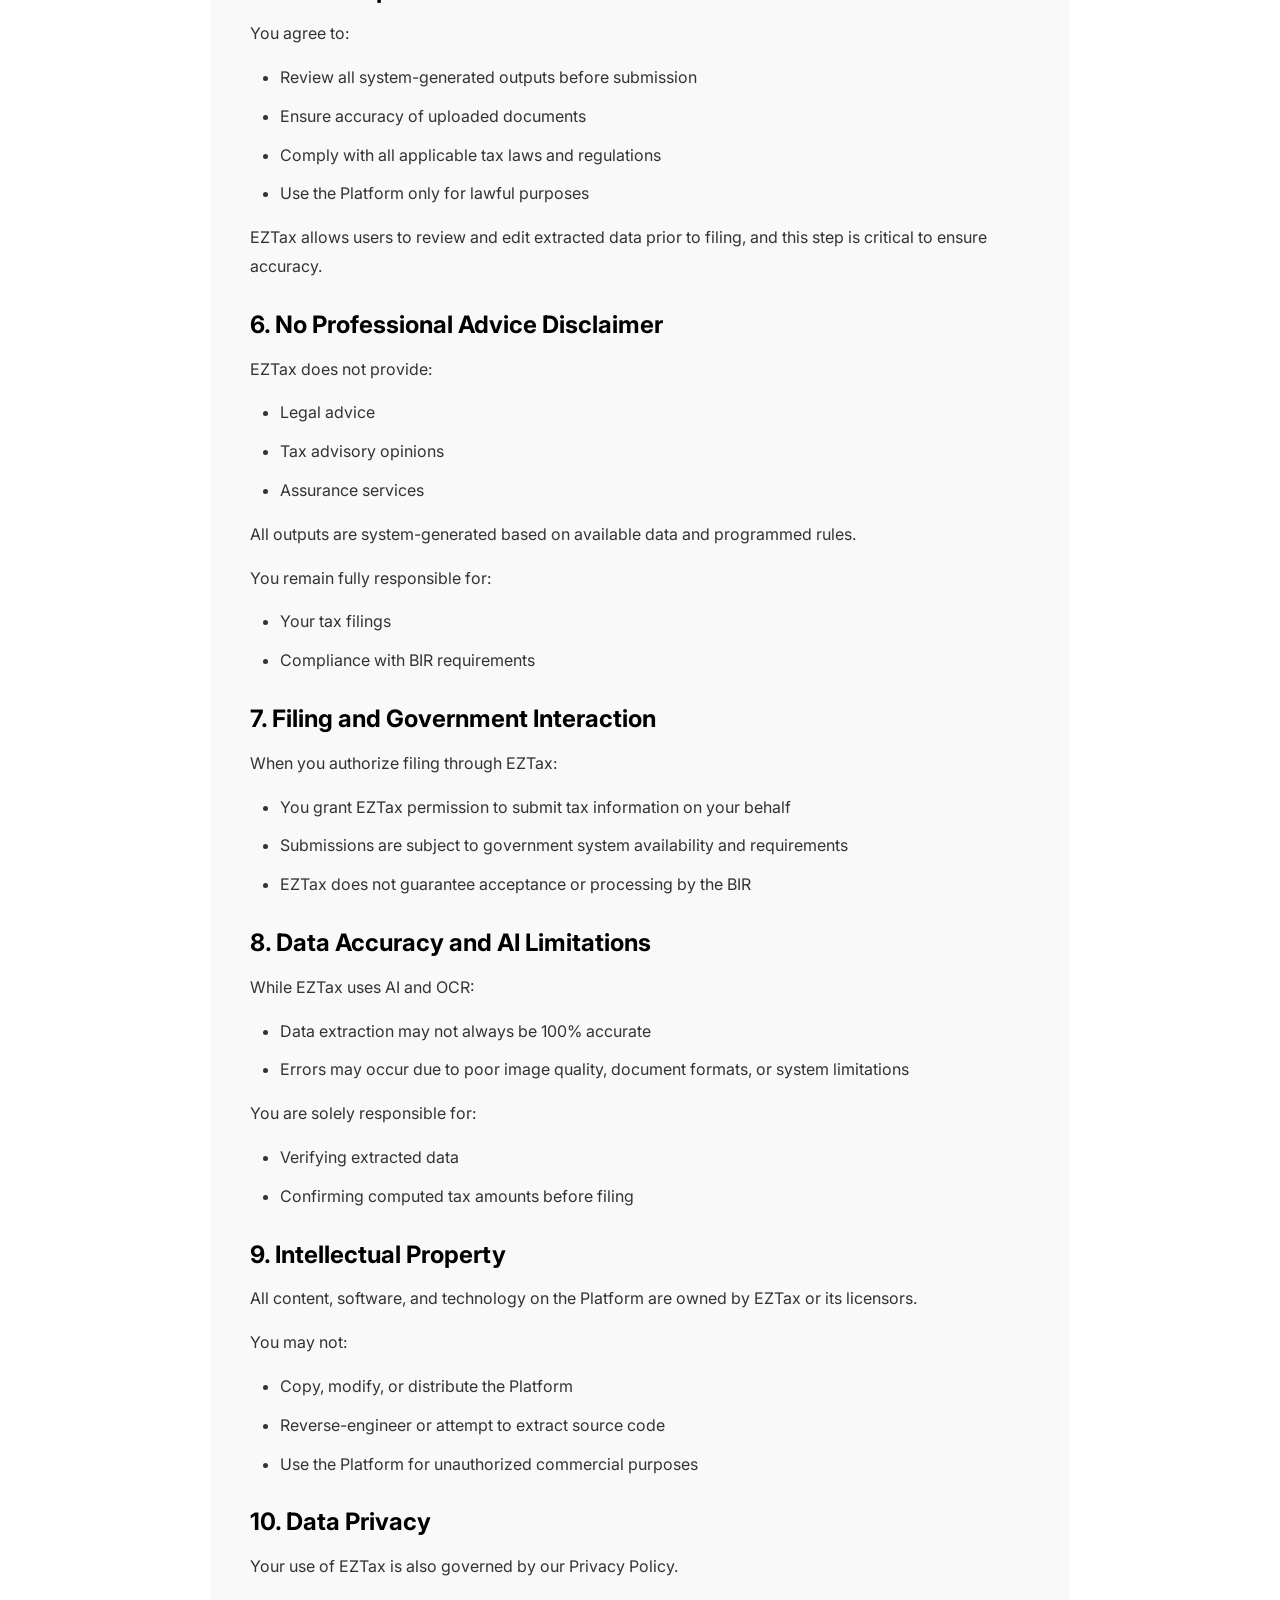
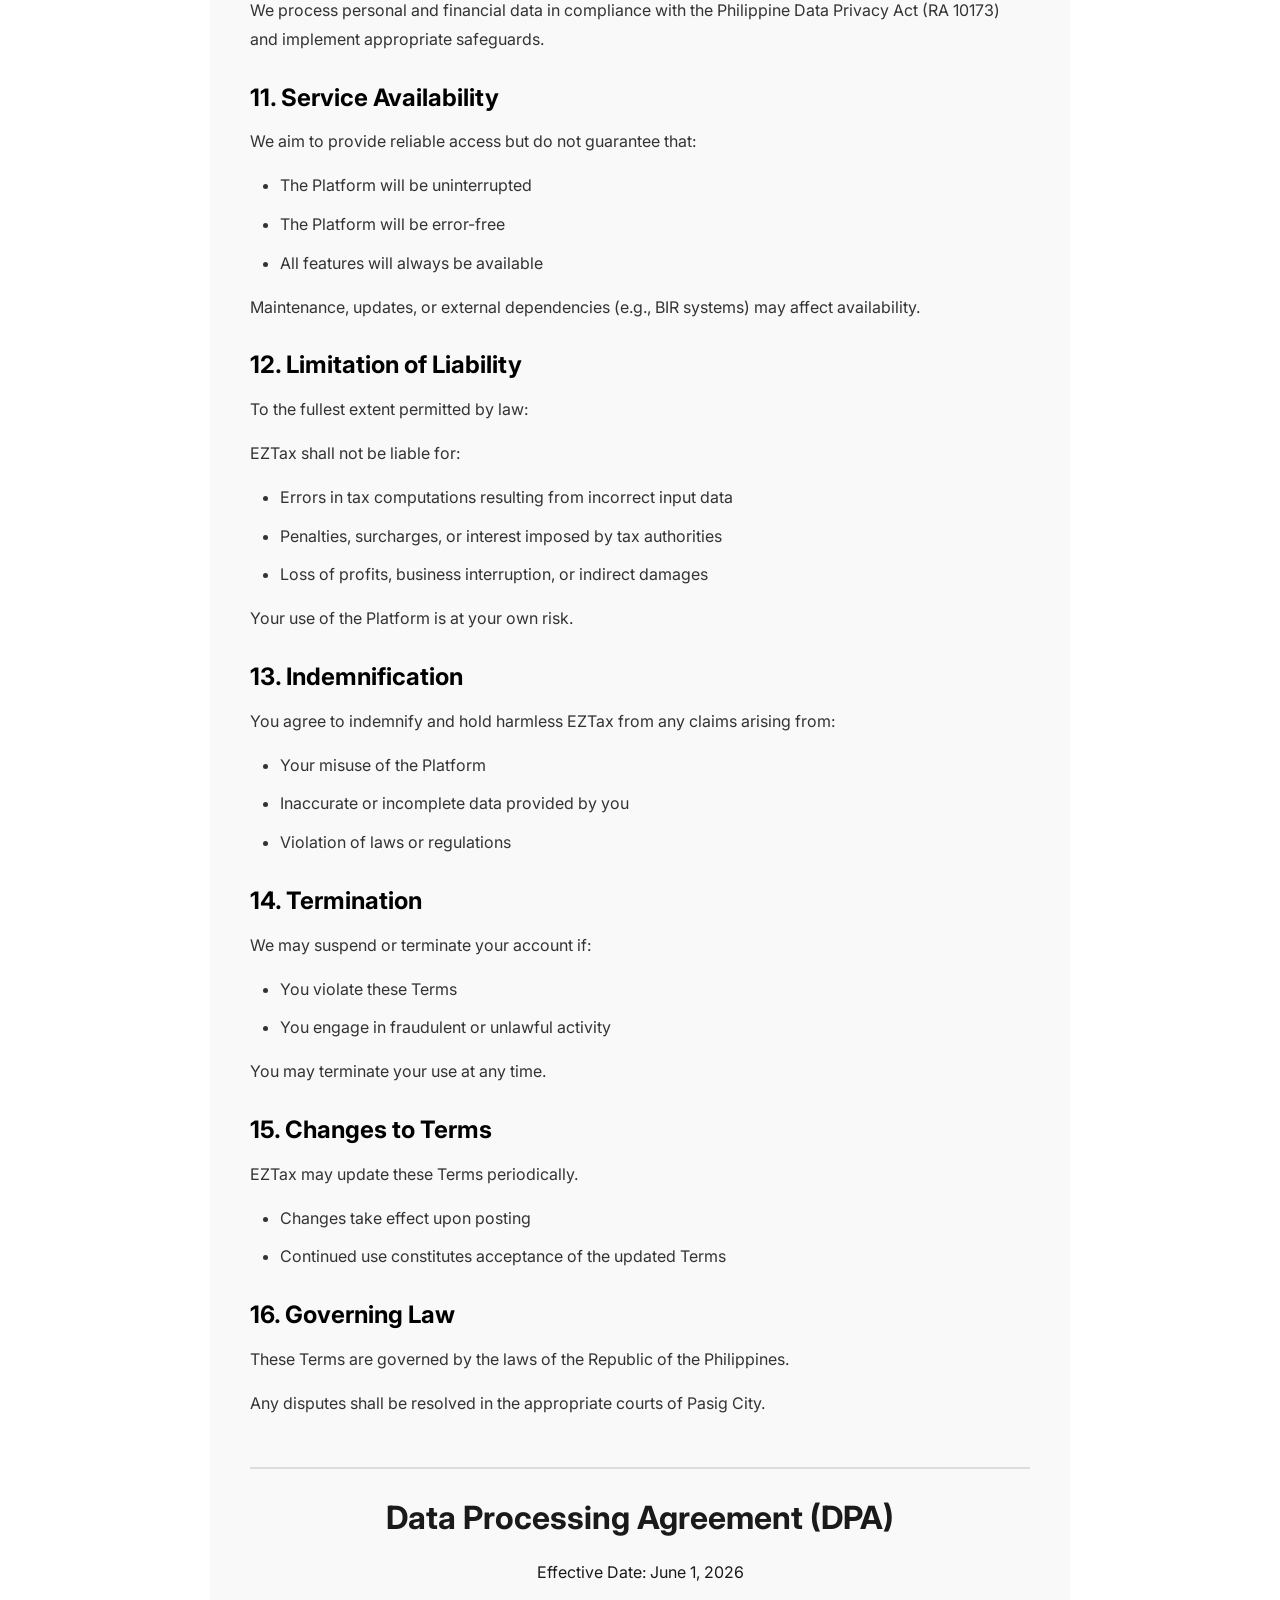
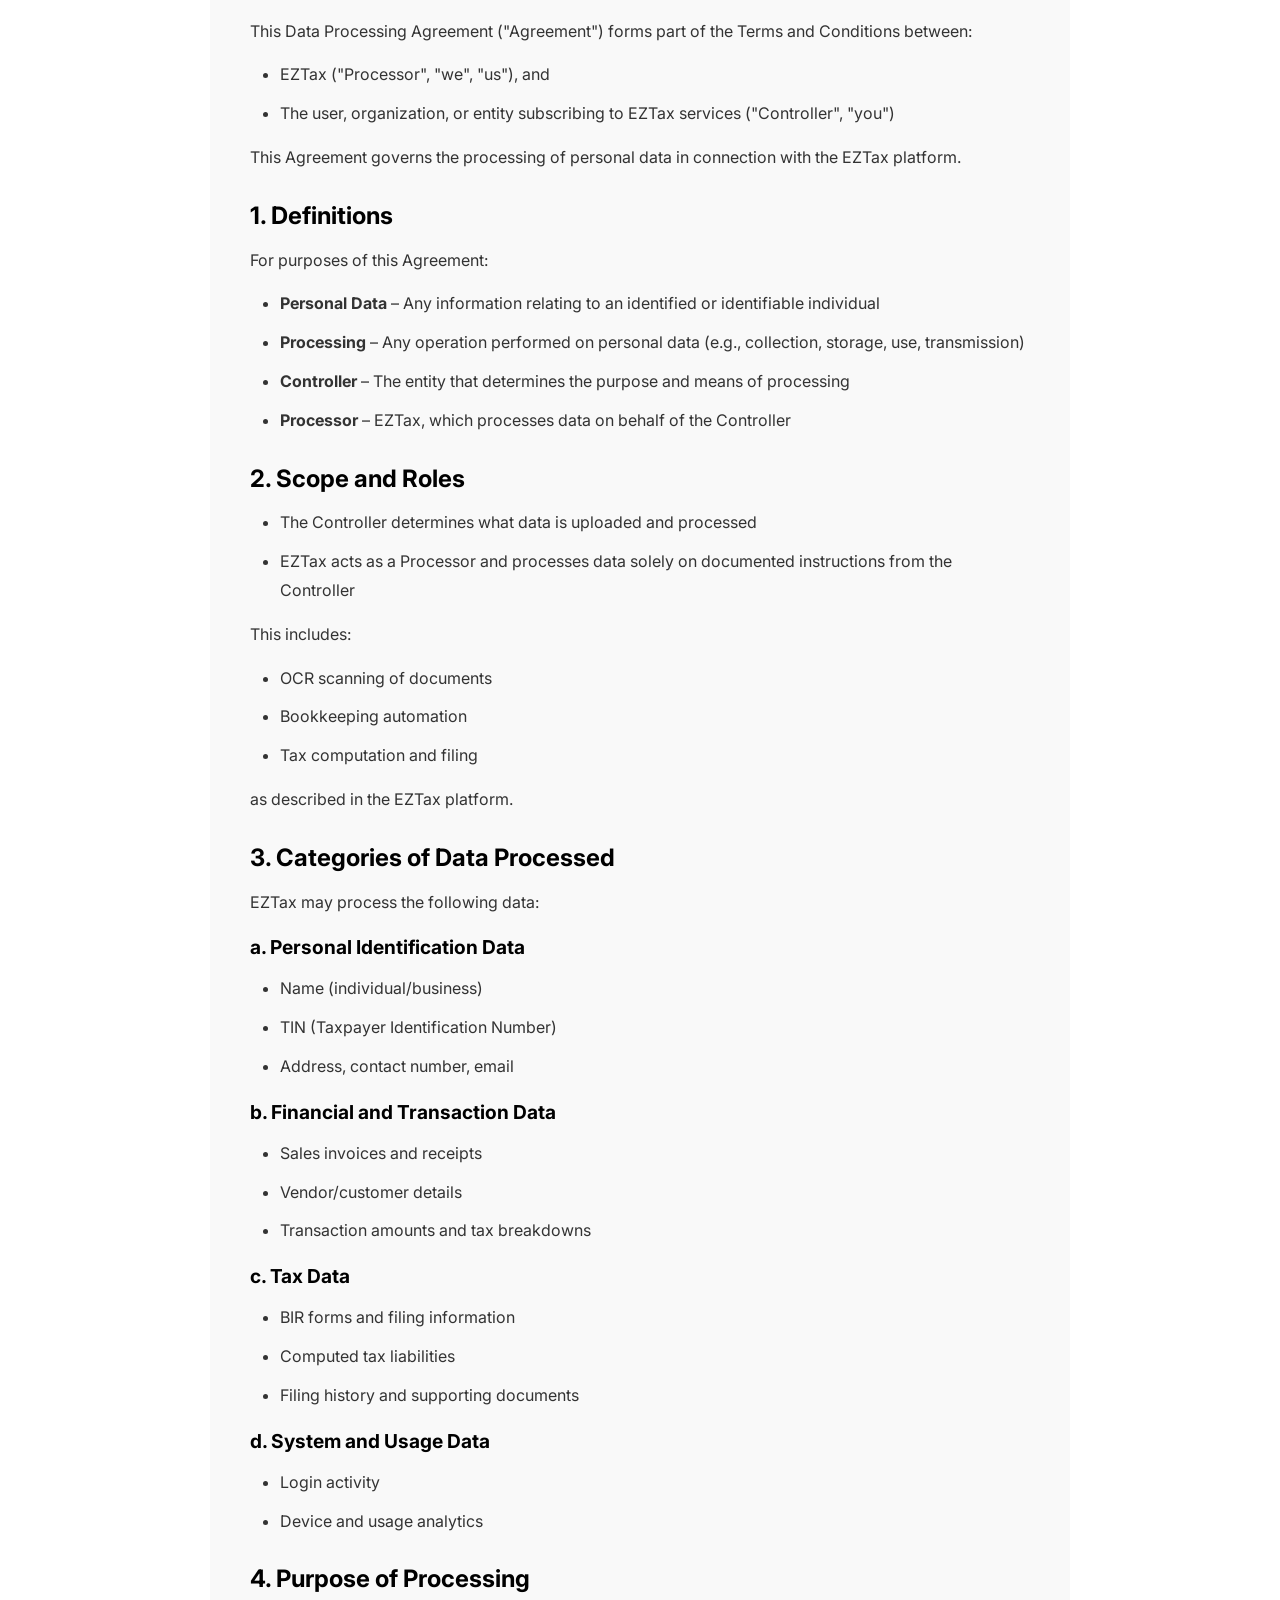
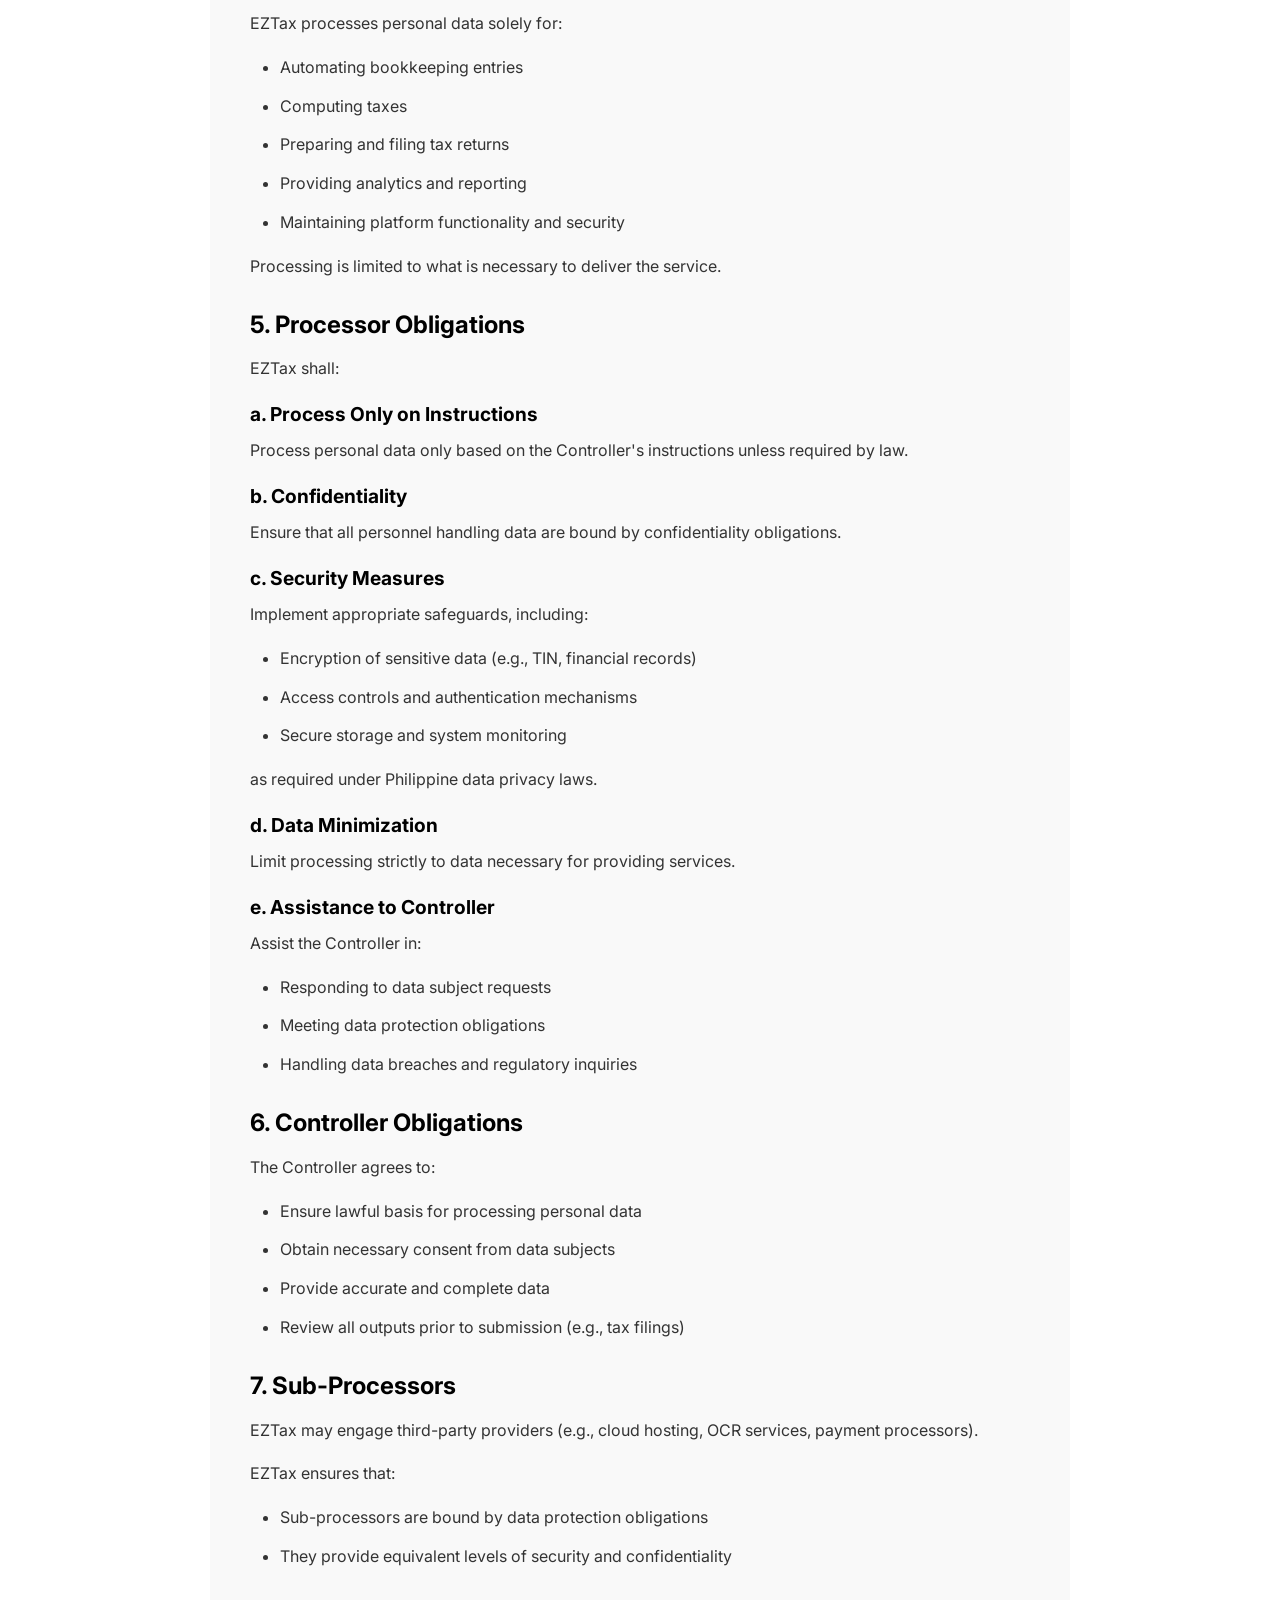
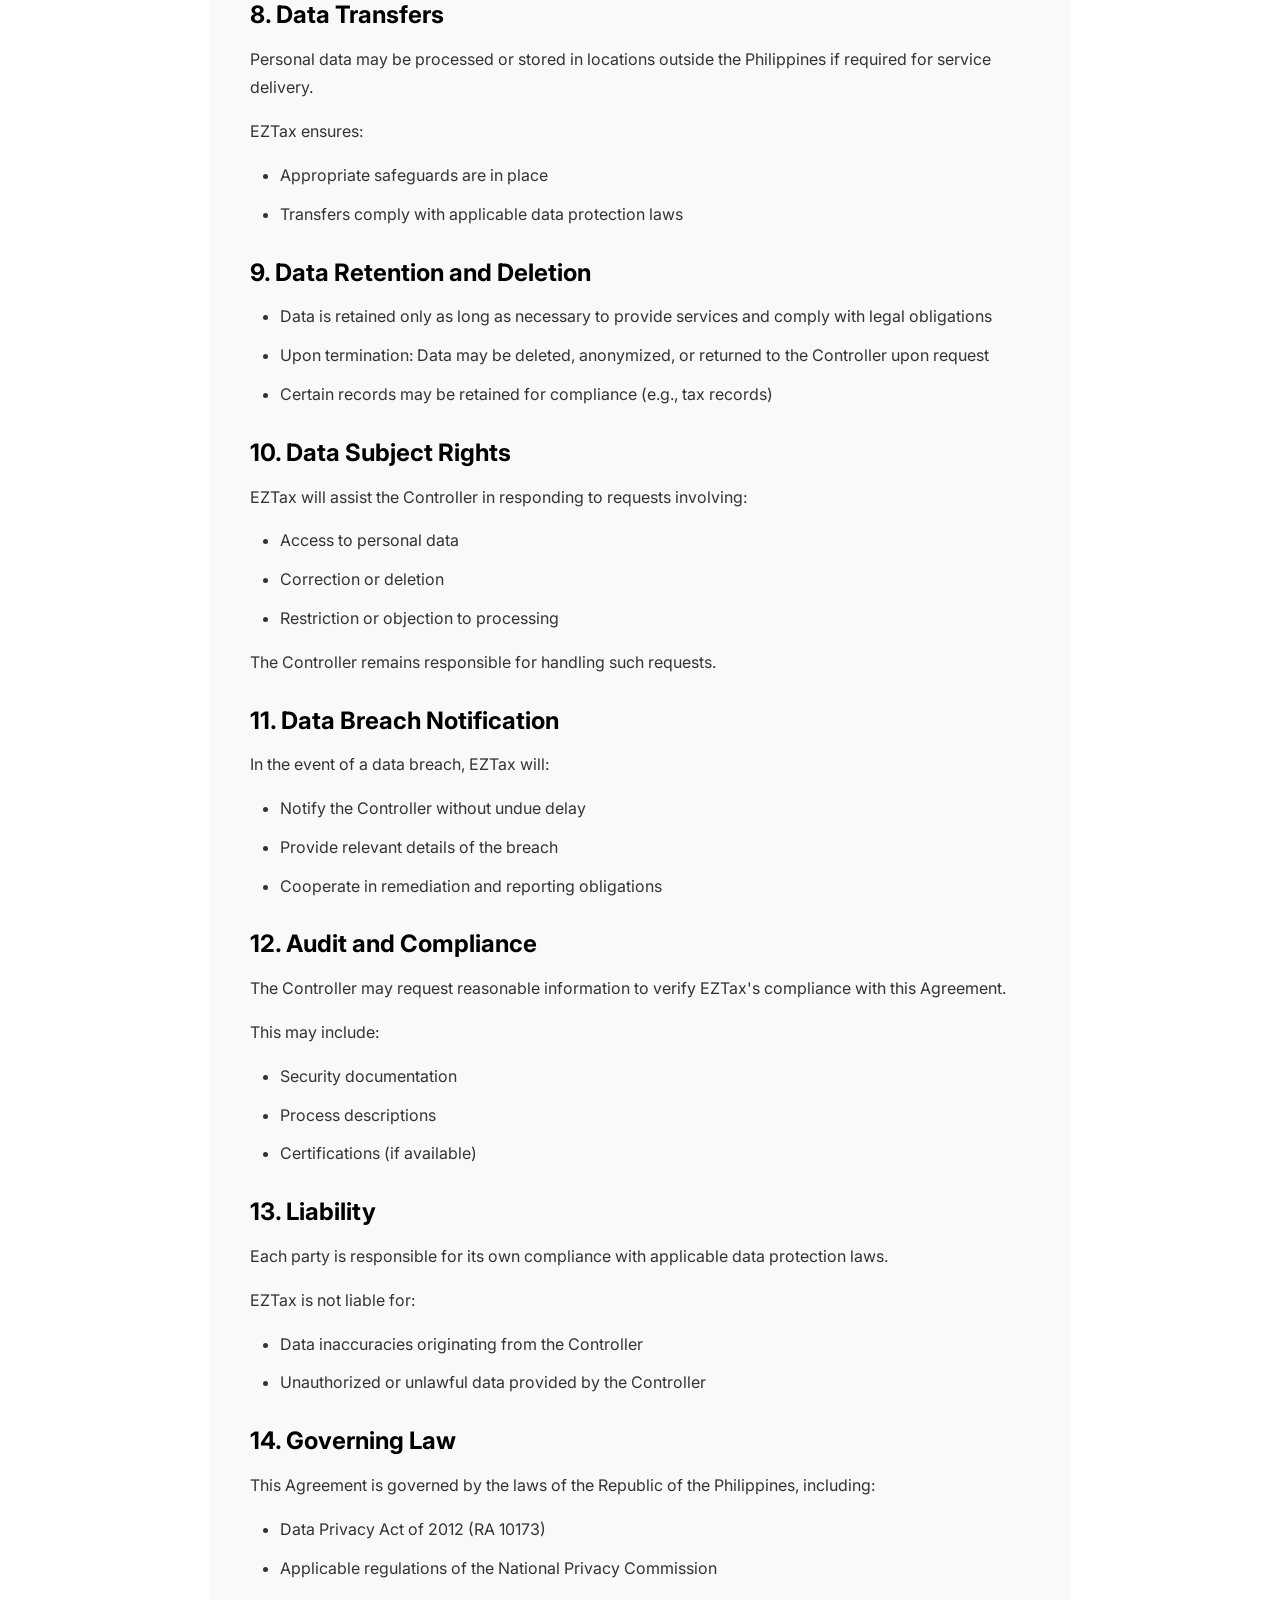
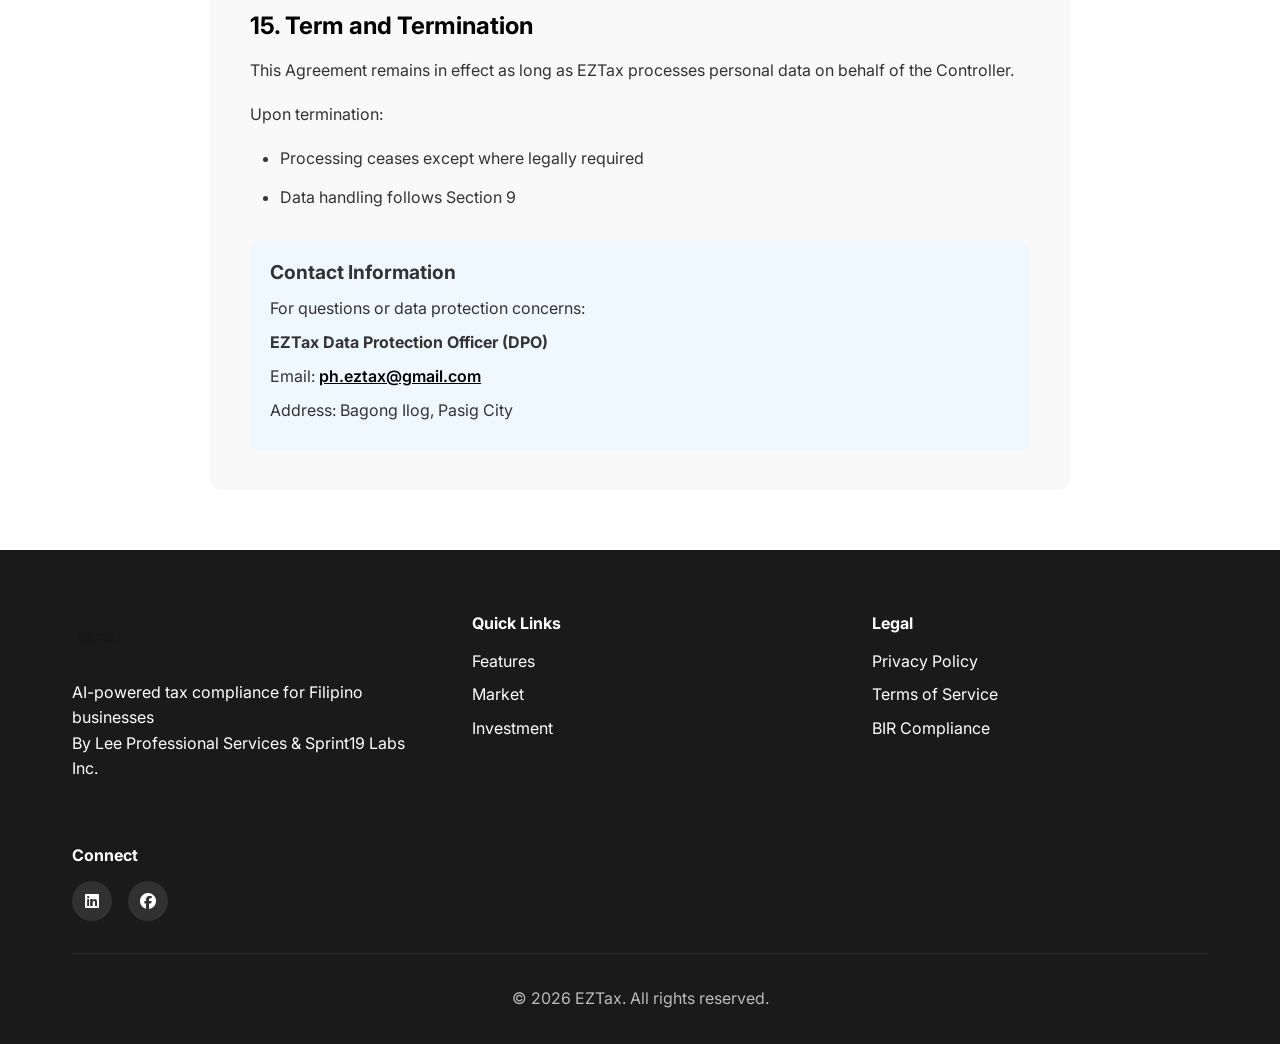
<file: terms-and-conditions.html>
<!DOCTYPE html>
<html lang="en">
<head>
    <meta charset="UTF-8">
    <meta name="viewport" content="width=device-width, initial-scale=1.0">
    <meta name="description" content="EZTax Terms and Conditions - User agreement and data processing terms for our tax compliance platform.">
    <title>Terms and Conditions | EZTax</title>
    
    <!-- Fonts -->
    <link rel="preconnect" href="https://fonts.googleapis.com">
    <link rel="preconnect" href="https://fonts.gstatic.com" crossorigin>
    <link href="https://fonts.googleapis.com/css2?family=Inter:wght@300;400;500;600;700;800&display=swap" rel="stylesheet">
    
    <!-- Stylesheet -->
    <link rel="stylesheet" href="styles.css">
    
    <!-- Font Awesome for Icons -->
    <link rel="stylesheet" href="https://cdnjs.cloudflare.com/ajax/libs/font-awesome/6.4.0/css/all.min.css">
    
    <style>
        .legal-page {
            padding: 100px 0 60px;
            background: var(--color-white);
            min-height: 100vh;
        }
        
        .legal-container {
            max-width: 900px;
            margin: 0 auto;
            padding: 0 20px;
        }
        
        .legal-header {
            text-align: center;
            margin-bottom: 40px;
        }
        
        .legal-header h1 {
            font-size: 2.5rem;
            color: var(--color-black);
            margin-bottom: 10px;
        }
        
        .legal-header .effective-date {
            color: var(--color-gray);
            font-size: 1rem;
        }
        
        .legal-content {
            background: #f9f9f9;
            padding: 40px;
            border-radius: 12px;
            line-height: 1.8;
        }
        
        .legal-content h2 {
            color: var(--color-black);
            margin-top: 30px;
            margin-bottom: 15px;
            font-size: 1.5rem;
        }
        
        .legal-content h3 {
            color: var(--color-black);
            margin-top: 20px;
            margin-bottom: 10px;
            font-size: 1.2rem;
        }
        
        .legal-content p {
            margin-bottom: 15px;
            color: #333;
        }
        
        .legal-content ul {
            margin: 15px 0;
            padding-left: 30px;
        }
        
        .legal-content ul li {
            margin-bottom: 10px;
            color: #333;
        }
        
        .back-link {
            display: inline-block;
            margin-bottom: 30px;
            color: var(--color-primary);
            text-decoration: none;
            font-weight: 500;
        }
        
        .back-link:hover {
            text-decoration: underline;
        }
        
        .contact-box {
            background: #f0f8ff;
            color: #333;
            padding: 20px;
            border-radius: 8px;
            margin-top: 30px;
            border: 2px solid var(--color-primary);
        }
        
        .contact-box h3 {
            color: var(--color-primary);
            margin-top: 0;
        }
        
        .contact-box p {
            color: #333;
            margin: 5px 0;
        }
        
        .contact-box a {
            color: var(--color-primary);
            font-weight: 600;
        }
        
        .section-divider {
            border-top: 2px solid #ddd;
            margin: 50px 0 30px;
            padding-top: 30px;
        }
        
        .highlight-box {
            background: #fff3cd;
            border-left: 4px solid #ffc107;
            padding: 15px;
            margin: 20px 0;
        }
    </style>
</head>
<body>
    <!-- Navigation -->
    <nav class="navbar" id="navbar">
        <div class="container">
            <div class="nav-wrapper">
                <div class="logo">
                    <a href="index.html">
                        <img src="EZTax Logo (1).png" alt="EZTax Logo" class="logo-img">
                    </a>
                </div>
                <ul class="nav-menu">
                    <li><a href="index.html#features">Features</a></li>
                    <li><a href="index.html#market">Market</a></li>
                    <li><a href="index.html#investment">Investment</a></li>
                    <li><a href="index.html#contact" class="btn-nav">Get Started</a></li>
                </ul>
            </div>
        </div>
    </nav>

    <section class="legal-page">
        <div class="legal-container">
            <a href="index.html" class="back-link"><i class="fas fa-arrow-left"></i> Back to Home</a>
            
            <div class="legal-header">
                <h1>Terms and Conditions</h1>
                <p class="effective-date">Effective Date: June 1, 2026</p>
            </div>

            <div class="legal-content">
                <p>Welcome to EZTax. By accessing or using our website and mobile application ("Platform"), you agree to be bound by these Terms and Conditions ("Terms"). If you do not agree, please do not use the Platform.</p>

                <h2>1. About EZTax</h2>
                <p>EZTax is a digital platform that assists users in:</p>
                <ul>
                    <li>Automating bookkeeping</li>
                    <li>Computing taxes</li>
                    <li>Preparing and filing Philippine tax returns</li>
                    <li>Providing financial analytics</li>
                </ul>
                <p>The Platform leverages artificial intelligence (AI) and optical character recognition (OCR) to process documents and generate tax outputs.</p>

                <h2>2. Eligibility</h2>
                <p>You agree that:</p>
                <ul>
                    <li>You are at least 18 years old</li>
                    <li>You have the legal capacity to enter into contracts</li>
                    <li>All information you provide is accurate and complete</li>
                </ul>

                <h2>3. Account Registration</h2>
                <p>To use EZTax, you must:</p>
                <ul>
                    <li>Create an account</li>
                    <li>Provide required registration details (e.g., TIN, contact details)</li>
                    <li>Maintain confidentiality of your login credentials</li>
                </ul>
                <p>You are responsible for all activity under your account.</p>

                <h2>4. Scope of Services</h2>
                <p>EZTax provides:</p>
                <ul>
                    <li>Automated data extraction from uploaded/scanned documents</li>
                    <li>Generation of bookkeeping entries</li>
                    <li>Tax computation based on applicable rules</li>
                    <li>Tax return preparation and filing assistance</li>
                </ul>
                <div class="highlight-box">
                    <strong>Important:</strong> EZTax is a tool for assistance only and does not replace professional judgment.
                </div>

                <h2>5. User Responsibilities</h2>
                <p>You agree to:</p>
                <ul>
                    <li>Review all system-generated outputs before submission</li>
                    <li>Ensure accuracy of uploaded documents</li>
                    <li>Comply with all applicable tax laws and regulations</li>
                    <li>Use the Platform only for lawful purposes</li>
                </ul>
                <p>EZTax allows users to review and edit extracted data prior to filing, and this step is critical to ensure accuracy.</p>

                <h2>6. No Professional Advice Disclaimer</h2>
                <p>EZTax does not provide:</p>
                <ul>
                    <li>Legal advice</li>
                    <li>Tax advisory opinions</li>
                    <li>Assurance services</li>
                </ul>
                <p>All outputs are system-generated based on available data and programmed rules.</p>
                <p>You remain fully responsible for:</p>
                <ul>
                    <li>Your tax filings</li>
                    <li>Compliance with BIR requirements</li>
                </ul>

                <h2>7. Filing and Government Interaction</h2>
                <p>When you authorize filing through EZTax:</p>
                <ul>
                    <li>You grant EZTax permission to submit tax information on your behalf</li>
                    <li>Submissions are subject to government system availability and requirements</li>
                    <li>EZTax does not guarantee acceptance or processing by the BIR</li>
                </ul>

                <h2>8. Data Accuracy and AI Limitations</h2>
                <p>While EZTax uses AI and OCR:</p>
                <ul>
                    <li>Data extraction may not always be 100% accurate</li>
                    <li>Errors may occur due to poor image quality, document formats, or system limitations</li>
                </ul>
                <p>You are solely responsible for:</p>
                <ul>
                    <li>Verifying extracted data</li>
                    <li>Confirming computed tax amounts before filing</li>
                </ul>

                <h2>9. Intellectual Property</h2>
                <p>All content, software, and technology on the Platform are owned by EZTax or its licensors.</p>
                <p>You may not:</p>
                <ul>
                    <li>Copy, modify, or distribute the Platform</li>
                    <li>Reverse-engineer or attempt to extract source code</li>
                    <li>Use the Platform for unauthorized commercial purposes</li>
                </ul>

                <h2>10. Data Privacy</h2>
                <p>Your use of EZTax is also governed by our <a href="privacy-policy.html" style="color: var(--color-primary);">Privacy Policy</a>.</p>
                <p>We process personal and financial data in compliance with the Philippine Data Privacy Act (RA 10173) and implement appropriate safeguards.</p>

                <h2>11. Service Availability</h2>
                <p>We aim to provide reliable access but do not guarantee that:</p>
                <ul>
                    <li>The Platform will be uninterrupted</li>
                    <li>The Platform will be error-free</li>
                    <li>All features will always be available</li>
                </ul>
                <p>Maintenance, updates, or external dependencies (e.g., BIR systems) may affect availability.</p>

                <h2>12. Limitation of Liability</h2>
                <p>To the fullest extent permitted by law:</p>
                <p>EZTax shall not be liable for:</p>
                <ul>
                    <li>Errors in tax computations resulting from incorrect input data</li>
                    <li>Penalties, surcharges, or interest imposed by tax authorities</li>
                    <li>Loss of profits, business interruption, or indirect damages</li>
                </ul>
                <p>Your use of the Platform is at your own risk.</p>

                <h2>13. Indemnification</h2>
                <p>You agree to indemnify and hold harmless EZTax from any claims arising from:</p>
                <ul>
                    <li>Your misuse of the Platform</li>
                    <li>Inaccurate or incomplete data provided by you</li>
                    <li>Violation of laws or regulations</li>
                </ul>

                <h2>14. Termination</h2>
                <p>We may suspend or terminate your account if:</p>
                <ul>
                    <li>You violate these Terms</li>
                    <li>You engage in fraudulent or unlawful activity</li>
                </ul>
                <p>You may terminate your use at any time.</p>

                <h2>15. Changes to Terms</h2>
                <p>EZTax may update these Terms periodically.</p>
                <ul>
                    <li>Changes take effect upon posting</li>
                    <li>Continued use constitutes acceptance of the updated Terms</li>
                </ul>

                <h2>16. Governing Law</h2>
                <p>These Terms are governed by the laws of the Republic of the Philippines.</p>
                <p>Any disputes shall be resolved in the appropriate courts of Pasig City.</p>

                <!-- Data Processing Agreement Section -->
                <div class="section-divider">
                    <h1 style="text-align: center; font-size: 2rem; margin-bottom: 20px;">Data Processing Agreement (DPA)</h1>
                    <p style="text-align: center; color: var(--color-gray);">Effective Date: June 1, 2026</p>
                </div>

                <p>This Data Processing Agreement ("Agreement") forms part of the Terms and Conditions between:</p>
                <ul>
                    <li>EZTax ("Processor", "we", "us"), and</li>
                    <li>The user, organization, or entity subscribing to EZTax services ("Controller", "you")</li>
                </ul>
                <p>This Agreement governs the processing of personal data in connection with the EZTax platform.</p>

                <h2>1. Definitions</h2>
                <p>For purposes of this Agreement:</p>
                <ul>
                    <li><strong>Personal Data</strong> – Any information relating to an identified or identifiable individual</li>
                    <li><strong>Processing</strong> – Any operation performed on personal data (e.g., collection, storage, use, transmission)</li>
                    <li><strong>Controller</strong> – The entity that determines the purpose and means of processing</li>
                    <li><strong>Processor</strong> – EZTax, which processes data on behalf of the Controller</li>
                </ul>

                <h2>2. Scope and Roles</h2>
                <ul>
                    <li>The Controller determines what data is uploaded and processed</li>
                    <li>EZTax acts as a Processor and processes data solely on documented instructions from the Controller</li>
                </ul>
                <p>This includes:</p>
                <ul>
                    <li>OCR scanning of documents</li>
                    <li>Bookkeeping automation</li>
                    <li>Tax computation and filing</li>
                </ul>
                <p>as described in the EZTax platform.</p>

                <h2>3. Categories of Data Processed</h2>
                <p>EZTax may process the following data:</p>

                <h3>a. Personal Identification Data</h3>
                <ul>
                    <li>Name (individual/business)</li>
                    <li>TIN (Taxpayer Identification Number)</li>
                    <li>Address, contact number, email</li>
                </ul>

                <h3>b. Financial and Transaction Data</h3>
                <ul>
                    <li>Sales invoices and receipts</li>
                    <li>Vendor/customer details</li>
                    <li>Transaction amounts and tax breakdowns</li>
                </ul>

                <h3>c. Tax Data</h3>
                <ul>
                    <li>BIR forms and filing information</li>
                    <li>Computed tax liabilities</li>
                    <li>Filing history and supporting documents</li>
                </ul>

                <h3>d. System and Usage Data</h3>
                <ul>
                    <li>Login activity</li>
                    <li>Device and usage analytics</li>
                </ul>

                <h2>4. Purpose of Processing</h2>
                <p>EZTax processes personal data solely for:</p>
                <ul>
                    <li>Automating bookkeeping entries</li>
                    <li>Computing taxes</li>
                    <li>Preparing and filing tax returns</li>
                    <li>Providing analytics and reporting</li>
                    <li>Maintaining platform functionality and security</li>
                </ul>
                <p>Processing is limited to what is necessary to deliver the service.</p>

                <h2>5. Processor Obligations</h2>
                <p>EZTax shall:</p>

                <h3>a. Process Only on Instructions</h3>
                <p>Process personal data only based on the Controller's instructions unless required by law.</p>

                <h3>b. Confidentiality</h3>
                <p>Ensure that all personnel handling data are bound by confidentiality obligations.</p>

                <h3>c. Security Measures</h3>
                <p>Implement appropriate safeguards, including:</p>
                <ul>
                    <li>Encryption of sensitive data (e.g., TIN, financial records)</li>
                    <li>Access controls and authentication mechanisms</li>
                    <li>Secure storage and system monitoring</li>
                </ul>
                <p>as required under Philippine data privacy laws.</p>

                <h3>d. Data Minimization</h3>
                <p>Limit processing strictly to data necessary for providing services.</p>

                <h3>e. Assistance to Controller</h3>
                <p>Assist the Controller in:</p>
                <ul>
                    <li>Responding to data subject requests</li>
                    <li>Meeting data protection obligations</li>
                    <li>Handling data breaches and regulatory inquiries</li>
                </ul>

                <h2>6. Controller Obligations</h2>
                <p>The Controller agrees to:</p>
                <ul>
                    <li>Ensure lawful basis for processing personal data</li>
                    <li>Obtain necessary consent from data subjects</li>
                    <li>Provide accurate and complete data</li>
                    <li>Review all outputs prior to submission (e.g., tax filings)</li>
                </ul>

                <h2>7. Sub-Processors</h2>
                <p>EZTax may engage third-party providers (e.g., cloud hosting, OCR services, payment processors).</p>
                <p>EZTax ensures that:</p>
                <ul>
                    <li>Sub-processors are bound by data protection obligations</li>
                    <li>They provide equivalent levels of security and confidentiality</li>
                </ul>

                <h2>8. Data Transfers</h2>
                <p>Personal data may be processed or stored in locations outside the Philippines if required for service delivery.</p>
                <p>EZTax ensures:</p>
                <ul>
                    <li>Appropriate safeguards are in place</li>
                    <li>Transfers comply with applicable data protection laws</li>
                </ul>

                <h2>9. Data Retention and Deletion</h2>
                <ul>
                    <li>Data is retained only as long as necessary to provide services and comply with legal obligations</li>
                    <li>Upon termination: Data may be deleted, anonymized, or returned to the Controller upon request</li>
                    <li>Certain records may be retained for compliance (e.g., tax records)</li>
                </ul>

                <h2>10. Data Subject Rights</h2>
                <p>EZTax will assist the Controller in responding to requests involving:</p>
                <ul>
                    <li>Access to personal data</li>
                    <li>Correction or deletion</li>
                    <li>Restriction or objection to processing</li>
                </ul>
                <p>The Controller remains responsible for handling such requests.</p>

                <h2>11. Data Breach Notification</h2>
                <p>In the event of a data breach, EZTax will:</p>
                <ul>
                    <li>Notify the Controller without undue delay</li>
                    <li>Provide relevant details of the breach</li>
                    <li>Cooperate in remediation and reporting obligations</li>
                </ul>

                <h2>12. Audit and Compliance</h2>
                <p>The Controller may request reasonable information to verify EZTax's compliance with this Agreement.</p>
                <p>This may include:</p>
                <ul>
                    <li>Security documentation</li>
                    <li>Process descriptions</li>
                    <li>Certifications (if available)</li>
                </ul>

                <h2>13. Liability</h2>
                <p>Each party is responsible for its own compliance with applicable data protection laws.</p>
                <p>EZTax is not liable for:</p>
                <ul>
                    <li>Data inaccuracies originating from the Controller</li>
                    <li>Unauthorized or unlawful data provided by the Controller</li>
                </ul>

                <h2>14. Governing Law</h2>
                <p>This Agreement is governed by the laws of the Republic of the Philippines, including:</p>
                <ul>
                    <li>Data Privacy Act of 2012 (RA 10173)</li>
                    <li>Applicable regulations of the National Privacy Commission</li>
                </ul>

                <h2>15. Term and Termination</h2>
                <p>This Agreement remains in effect as long as EZTax processes personal data on behalf of the Controller.</p>
                <p>Upon termination:</p>
                <ul>
                    <li>Processing ceases except where legally required</li>
                    <li>Data handling follows Section 9</li>
                </ul>

                <div class="contact-box">
                    <h3>Contact Information</h3>
                    <p>For questions or data protection concerns:</p>
                    <p><strong>EZTax Data Protection Officer (DPO)</strong></p>
                    <p>Email: <a href="mailto:ph.eztax@gmail.com" style="color:black; text-decoration: underline;">ph.eztax@gmail.com</a></p>
                    <p>Address: Bagong Ilog, Pasig City</p>
                </div>
            </div>
        </div>
    </section>

    <!-- Footer -->
    <footer class="footer">
        <div class="container">
            <div class="footer-content">
                <div class="footer-section">
                    <img src="EZTax Logo (1).png" alt="EZTax" class="footer-logo">
                    <p>AI-powered tax compliance for Filipino businesses</p>
                    <p class="footer-company">By Lee Professional Services & Sprint19 Labs Inc.</p>
                </div>
                <div class="footer-section">
                    <h4>Quick Links</h4>
                    <ul>
                        <li><a href="index.html#features">Features</a></li>
                        <li><a href="index.html#market">Market</a></li>
                        <li><a href="index.html#investment">Investment</a></li>
                    </ul>
                </div>
                <div class="footer-section">
                    <h4>Legal</h4>
                    <ul>
                        <li><a href="privacy-policy.html">Privacy Policy</a></li>
                        <li><a href="terms-and-conditions.html">Terms of Service</a></li>
                        <li><a href="bir-compliance.html">BIR Compliance</a></li>
                    </ul>
                </div>
                <div class="footer-section">
                    <h4>Connect</h4>
                    <div class="social-links">
                        <a href="https://www.linkedin.com/company/30890579/" target="_blank" rel="noopener noreferrer" aria-label="LinkedIn"><i class="fab fa-linkedin"></i></a>
                        <a href="https://web.facebook.com/profile.php?id=61570752446481" target="_blank" rel="noopener noreferrer" aria-label="Facebook"><i class="fab fa-facebook"></i></a>
                    </div>
                </div>
            </div>
            <div class="footer-bottom">
                <p>&copy; 2026 EZTax. All rights reserved.</p>
            </div>
        </div>
    </footer>
</body>
</html>
</file>
<file: styles.css>
/* ===================================
   EZTax Landing Page Styles
   Black & White Gradient Theme
   =================================== */

/* CSS Variables & Reset */
:root {
    --gradient-dark: #000000;
    --gradient-light: #ffffff;
    --gradient-medium: #1a1a1a;
    --gradient-diagonal: #000000;
    --color-black: #000000;
    --color-dark-gray: #1a1a1a;
    --color-medium-gray: #666666;
    --color-light-gray: #e0e0e0;
    --color-white: #ffffff;
    --font-primary: 'Inter', -apple-system, BlinkMacSystemFont, 'Segoe UI', sans-serif;
    --spacing-xs: 0.5rem;
    --spacing-sm: 1rem;
    --spacing-md: 2rem;
    --spacing-lg: 4rem;
    --spacing-xl: 6rem;
    --transition-fast: 0.2s ease;
    --transition-normal: 0.3s ease;
    --shadow-sm: 0 2px 8px rgba(0, 0, 0, 0.1);
    --shadow-md: 0 4px 16px rgba(0, 0, 0, 0.15);
    --shadow-lg: 0 8px 32px rgba(0, 0, 0, 0.2);
    --radius-sm: 8px;
    --radius-md: 12px;
    --radius-lg: 20px;
    --radius-xl: 30px;
}

* {
    margin: 0;
    padding: 0;
    box-sizing: border-box;
}

html {
    scroll-behavior: smooth;
    font-size: 16px;
}

body {
    font-family: var(--font-primary);
    line-height: 1.6;
    color: var(--color-dark-gray);
    background: var(--color-white);
    overflow-x: hidden;
}

h1, h2, h3, h4, h5, h6 {
    font-weight: 700;
    line-height: 1.2;
    margin-bottom: var(--spacing-sm);
}

h1 { font-size: clamp(2.5rem, 5vw, 4rem); }
h2 { font-size: clamp(2rem, 4vw, 3rem); }
h3 { font-size: clamp(1.5rem, 3vw, 2rem); }

a {
    text-decoration: none;
    color: inherit;
    transition: var(--transition-normal);
}

.container {
    max-width: 1200px;
    margin: 0 auto;
    padding: 0 var(--spacing-md);
}

.gradient-text-white {
    color: white;
}

.gradient-text-black {
    color: var(--color-black);
}

.section-header {
    text-align: center;
    margin-bottom: var(--spacing-lg);
}

.section-title {
    font-size: clamp(2rem, 4vw, 3rem);
    font-weight: 800;
    margin-bottom: var(--spacing-sm);
}

.section-subtitle {
    font-size: clamp(1rem, 2vw, 1.25rem);
    color: var(--color-medium-gray);
    max-width: 600px;
    margin: 0 auto;
}

/* Buttons */
.btn {
    display: inline-block;
    padding: 1rem 2rem;
    border-radius: var(--radius-md);
    font-weight: 600;
    font-size: 1rem;
    text-align: center;
    cursor: pointer;
    transition: all var(--transition-normal);
    border: 2px solid transparent;
}

.btn-primary {
    background: var(--gradient-dark);
    color: var(--color-white);
    box-shadow: var(--shadow-md);
}

.btn-primary:hover {
    transform: translateY(-2px);
    box-shadow: var(--shadow-lg);
}

.btn-secondary {
    background: var(--color-white);
    color: var(--color-black);
    border: 2px solid var(--color-black);
}

.btn-secondary:hover {
    background: var(--color-black);
    color: var(--color-white);
}

.btn-outline {
    background: transparent;
    color: var(--color-black);
    border: 2px solid var(--color-black);
}

.btn-outline:hover {
    background: var(--color-black);
    color: var(--color-white);
}

.btn-nav {
    padding: 0.5rem 1.5rem;
    background: var(--gradient-dark);
    color: var(--color-white);
    border-radius: var(--radius-sm);
}

/* Navigation */
.navbar {
    position: fixed;
    top: 0;
    left: 0;
    right: 0;
    background: rgba(255, 255, 255, 0.95);
    backdrop-filter: blur(10px);
    box-shadow: var(--shadow-sm);
    z-index: 1000;
}

.nav-wrapper {
    display: flex;
    justify-content: space-between;
    align-items: center;
    padding: 1rem 0;
}

.logo h1 {
    font-size: 1.75rem;
    font-weight: 800;
    margin: 0;
}

.logo span {
    background: var(--gradient-dark);
    -webkit-background-clip: text;
    -webkit-text-fill-color: transparent;
}

/* Logo Image Styling */
.logo-img {
    height: 40px;
    width: auto;
    display: block;
}

.nav-menu {
    display: flex;
    list-style: none;
    gap: 2rem;
    align-items: center;
}

.nav-menu a {
    font-weight: 500;
}

.nav-menu a:hover {
    color: var(--color-medium-gray);
}

.mobile-menu-toggle {
    display: none;
    flex-direction: column;
    gap: 5px;
    background: none;
    border: none;
    cursor: pointer;
}

.mobile-menu-toggle span {
    width: 25px;
    height: 3px;
    background: var(--color-black);
    transition: var(--transition-fast);
}

/* Hero Section */
.hero {
    min-height: 100vh;
    display: flex;
    align-items: center;
    background: var(--gradient-diagonal);
    position: relative;
    padding: 8rem 0 4rem;
}

.hero-content {
    display: grid;
    grid-template-columns: 1fr 1fr;
    gap: var(--spacing-lg);
    align-items: center;
}

.hero-text {
    color: var(--color-white);
}

.hero-title {
    font-size: clamp(2.5rem, 6vw, 4.5rem);
    font-weight: 800;
    margin-bottom: var(--spacing-md);
    line-height: 1.1;
}

.hero-subtitle {
    font-size: clamp(1.25rem, 2.5vw, 1.75rem);
    font-weight: 600;
    margin-bottom: var(--spacing-sm);
}

.hero-description {
    font-size: clamp(1rem, 2vw, 1.25rem);
    opacity: 0.9;
    margin-bottom: var(--spacing-md);
}

.hero-cta {
    display: flex;
    gap: var(--spacing-sm);
    margin-bottom: var(--spacing-lg);
    flex-wrap: wrap;
}

.hero-stats {
    display: grid;
    grid-template-columns: repeat(3, 1fr);
    gap: var(--spacing-md);
}

.stat {
    display: flex;
    flex-direction: column;
}

.stat-number {
    font-size: clamp(2rem, 4vw, 3rem);
    font-weight: 800;
}

.stat-label {
    font-size: 0.875rem;
    opacity: 0.8;
}

.phone-mockup {
    width: 300px;
    height: 600px;
    background: var(--color-black);
    border-radius: var(--radius-xl);
    padding: 0.75rem;
    box-shadow: var(--shadow-lg);
    margin: 0 auto;
    animation: float 3s ease-in-out infinite;
    position: relative;
}

.phone-mockup.iphone {
    border: 3px solid #1a1a1a;
}

.phone-notch {
    position: absolute;
    top: 0.75rem;
    left: 50%;
    transform: translateX(-50%);
    width: 120px;
    height: 25px;
    background: var(--color-black);
    border-radius: 0 0 15px 15px;
    z-index: 10;
}

.phone-button {
    position: absolute;
    bottom: 0.5rem;
    left: 50%;
    transform: translateX(-50%);
    width: 120px;
    height: 4px;
    background: rgba(255, 255, 255, 0.3);
    border-radius: 2px;
}

@keyframes float {
    0%, 100% { transform: translateY(0); }
    50% { transform: translateY(-20px); }
}

.phone-screen {
    width: 100%;
    height: 100%;
    background: var(--color-white);
    border-radius: calc(var(--radius-xl) - 0.5rem);
    display: flex;
    align-items: center;
    justify-content: center;
    overflow: hidden;
}

.app-preview i {
    font-size: 5rem;
    color: var(--color-light-gray);
}

.hero-scroll {
    position: absolute;
    bottom: 2rem;
    left: 50%;
    transform: translateX(-50%);
}

.hero-scroll a {
    color: var(--color-white);
    font-size: 2rem;
    animation: bounce 2s infinite;
}

@keyframes bounce {
    0%, 20%, 50%, 80%, 100% { transform: translateY(0); }
    40% { transform: translateY(-10px); }
}

/* Problem Section */
.problem {
    padding: var(--spacing-xl) 0;
    background: var(--gradient-dark);
    color: var(--color-white);
}

.problem .section-subtitle {
    color: rgba(255, 255, 255, 0.8);
}

.problem-section-header {
    text-align: center;
    font-size: clamp(2rem, 5vw, 2.5rem);
    font-weight: 700;
    color: var(--color-white);
    margin: var(--spacing-xl) 0 var(--spacing-md) 0;
    padding-top: var(--spacing-lg);
}

.problem-scroll-container {
    position: relative;
    padding: 0 3rem;
}

.problem-grid {
    display: flex;
    gap: var(--spacing-md);
    overflow-x: auto;
    scroll-behavior: smooth;
    padding: var(--spacing-md) 0;
    scrollbar-width: thin;
    scrollbar-color: rgba(255, 255, 255, 0.3) rgba(255, 255, 255, 0.1);
    margin-bottom: var(--spacing-lg);
}

.problem-grid::-webkit-scrollbar {
    height: 8px;
}

.problem-grid::-webkit-scrollbar-track {
    background: rgba(255, 255, 255, 0.1);
    border-radius: 4px;
}

.problem-grid::-webkit-scrollbar-thumb {
    background: rgba(255, 255, 255, 0.3);
    border-radius: 4px;
}

.problem-grid::-webkit-scrollbar-thumb:hover {
    background: rgba(255, 255, 255, 0.5);
}

.problem-card {
    background: rgba(255, 255, 255, 0.1);
    backdrop-filter: blur(10px);
    padding: var(--spacing-md);
    border-radius: var(--radius-md);
    transition: var(--transition-normal);
    width: 320px;
    min-width: 320px;
    max-width: 320px;
    flex-shrink: 0;
}

.problem-card:hover {
    background: rgba(255, 255, 255, 0.15);
    transform: translateY(-5px);
}

.problem-icon {
    font-size: 3rem;
    margin-bottom: var(--spacing-sm);
}

.problem-stats {
    display: grid;
    grid-template-columns: repeat(auto-fit, minmax(300px, 1fr));
    gap: var(--spacing-md);
}

.stat-highlight {
    background: rgba(255, 255, 255, 0.1);
    padding: var(--spacing-md);
    border-radius: var(--radius-md);
    text-align: center;
}

.stat-big {
    display: block;
    font-size: clamp(3rem, 6vw, 5rem);
    font-weight: 800;
}

.stat-source {
    display: block;
    font-size: 0.75rem;
    opacity: 0.7;
    margin-top: var(--spacing-xs);
    font-style: italic;
}

/* Solution Section */
.solution {
    padding: var(--spacing-xl) 0;
    background: var(--gradient-light);
}

.steps-scroll-container {
    position: relative;
    max-width: 100%;
}

.scroll-btn {
    position: absolute;
    top: 50%;
    transform: translateY(-50%);
    width: 50px;
    height: 50px;
    background: var(--gradient-dark);
    color: var(--color-white);
    border: none;
    border-radius: 50%;
    cursor: pointer;
    z-index: 10;
    display: flex;
    align-items: center;
    justify-content: center;
    font-size: 1.25rem;
    box-shadow: var(--shadow-md);
    transition: var(--transition-normal);
}

.scroll-btn:hover {
    transform: translateY(-50%) scale(1.1);
    box-shadow: var(--shadow-lg);
}

.scroll-left {
    left: -25px;
}

.scroll-right {
    right: -25px;
}

.steps-container {
    display: flex;
    gap: var(--spacing-md);
    overflow-x: auto;
    scroll-behavior: smooth;
    padding: var(--spacing-md) 0;
    scrollbar-width: thin;
    scrollbar-color: var(--color-medium-gray) var(--color-light-gray);
}

.steps-container::-webkit-scrollbar {
    height: 8px;
}

.steps-container::-webkit-scrollbar-track {
    background: var(--color-light-gray);
    border-radius: 4px;
}

.steps-container::-webkit-scrollbar-thumb {
    background: var(--color-medium-gray);
    border-radius: 4px;
}

.steps-container::-webkit-scrollbar-thumb:hover {
    background: var(--color-dark-gray);
}

.step {
    text-align: center;
    padding: var(--spacing-md);
    background: var(--color-white);
    border-radius: var(--radius-md);
    box-shadow: var(--shadow-sm);
    transition: var(--transition-normal);
    position: relative;
    width: 320px;
    min-width: 320px;
    max-width: 320px;
    flex-shrink: 0;
}

.step:hover {
    transform: translateY(-10px);
    box-shadow: var(--shadow-lg);
}

.step-number {
    position: absolute;
    top: -1rem;
    left: 50%;
    transform: translateX(-50%);
    width: 3rem;
    height: 3rem;
    background: var(--gradient-dark);
    color: var(--color-white);
    border-radius: 50%;
    display: flex;
    align-items: center;
    justify-content: center;
    font-weight: 700;
    font-size: 1.25rem;
}

.step-icon {
    font-size: 3rem;
    margin: var(--spacing-md) 0;
}

.step-description {
    font-size: 0.9rem;
    color: var(--color-medium-gray);
}

/* Features Section */
.features {
    padding: var(--spacing-xl) 0;
    background: var(--gradient-dark);
    color: var(--color-white);
}

.features .section-subtitle {
    color: rgba(255, 255, 255, 0.8);
}

.features-scroll-container {
    position: relative;
    padding: 0 3rem;
}

.features-grid {
    display: flex;
    gap: var(--spacing-md);
    overflow-x: auto;
    scroll-behavior: smooth;
    padding: var(--spacing-md) 0;
    scrollbar-width: thin;
    scrollbar-color: rgba(255, 255, 255, 0.3) rgba(255, 255, 255, 0.1);
}

.features-grid::-webkit-scrollbar {
    height: 8px;
}

.features-grid::-webkit-scrollbar-track {
    background: rgba(255, 255, 255, 0.1);
    border-radius: 4px;
}

.features-grid::-webkit-scrollbar-thumb {
    background: rgba(255, 255, 255, 0.3);
    border-radius: 4px;
}

.features-grid::-webkit-scrollbar-thumb:hover {
    background: rgba(255, 255, 255, 0.5);
}

.feature-card {
    background: rgba(255, 255, 255, 0.1);
    backdrop-filter: blur(10px);
    padding: var(--spacing-md);
    border-radius: var(--radius-md);
    transition: var(--transition-normal);
    text-align: center;
    width: 320px;
    min-width: 320px;
    max-width: 320px;
    flex-shrink: 0;
}

.feature-card:hover {
    background: rgba(255, 255, 255, 0.15);
    transform: translateY(-5px);
}

.feature-icon {
    font-size: 3rem;
    margin-bottom: var(--spacing-sm);
}

/* Market Section */
.market {
    padding: var(--spacing-xl) 0;
    background: var(--gradient-light);
}

.personas-grid {
    display: grid;
    grid-template-columns: repeat(auto-fit, minmax(280px, 1fr));
    gap: var(--spacing-md);
    margin-bottom: var(--spacing-lg);
}

.persona-card {
    background: var(--color-white);
    padding: var(--spacing-md);
    border-radius: var(--radius-md);
    box-shadow: var(--shadow-sm);
    text-align: center;
    transition: var(--transition-normal);
}

.persona-card:hover {
    transform: translateY(-5px);
    box-shadow: var(--shadow-md);
}

.persona-icon {
    font-size: 4rem;
    margin-bottom: var(--spacing-sm);
}

.persona-tagline {
    display: block;
    margin-top: var(--spacing-sm);
    font-style: italic;
    color: var(--color-medium-gray);
}

.market-funnel {
    display: flex;
    flex-direction: column;
    gap: var(--spacing-sm);
    max-width: 600px;
    margin: 0 auto;
}

.funnel-item {
    background: var(--color-white);
    padding: var(--spacing-md);
    border-radius: var(--radius-md);
    box-shadow: var(--shadow-sm);
    display: grid;
    grid-template-columns: auto 1fr auto;
    gap: var(--spacing-sm);
    align-items: center;
    transition: var(--transition-normal);
}

.funnel-item:hover {
    transform: scale(1.02);
}

.funnel-item[data-size="tam"] { width: 100%; }
.funnel-item[data-size="sam"] { width: 85%; margin: 0 auto; }
.funnel-item[data-size="som"] { width: 70%; margin: 0 auto; }

.funnel-label {
    font-weight: 700;
    font-size: 1.25rem;
}

.funnel-value {
    font-size: 1.5rem;
    font-weight: 800;
    text-align: center;
}

.funnel-desc {
    font-size: 0.875rem;
    color: var(--color-medium-gray);
}

/* Pricing Section */
.pricing {
    padding: var(--spacing-xl) 0;
    background: var(--gradient-dark);
    color: var(--color-white);
}

.pricing .section-subtitle {
    color: rgba(255, 255, 255, 0.8);
}

.pricing-grid {
    display: grid;
    grid-template-columns: repeat(auto-fit, minmax(300px, 1fr));
    gap: var(--spacing-md);
    max-width: 1000px;
    margin: 0 auto;
}

.pricing-card {
    background: var(--color-white);
    color: var(--color-black);
    border-radius: var(--radius-lg);
    padding: var(--spacing-md);
    box-shadow: var(--shadow-md);
    transition: var(--transition-normal);
    position: relative;
}

.pricing-card:hover {
    transform: translateY(-10px);
    box-shadow: var(--shadow-lg);
}

.pricing-card.featured {
    border: 3px solid var(--color-black);
    transform: scale(1.05);
}

.popular-badge {
    position: absolute;
    top: -1rem;
    left: 50%;
    transform: translateX(-50%);
    background: var(--gradient-dark);
    color: var(--color-white);
    padding: 0.5rem 1.5rem;
    border-radius: var(--radius-sm);
    font-weight: 600;
    font-size: 0.875rem;
}

.pricing-header {
    text-align: center;
    padding-bottom: var(--spacing-md);
    border-bottom: 2px solid var(--color-light-gray);
    margin-bottom: var(--spacing-md);
}

.price {
    display: flex;
    align-items: baseline;
    justify-content: center;
    gap: 0.25rem;
}

.currency { font-size: 1.5rem; font-weight: 600; }
.amount { font-size: 3rem; font-weight: 800; }
.period { font-size: 1rem; color: var(--color-medium-gray); }

.pricing-features {
    list-style: none;
    margin-bottom: var(--spacing-md);
}

.pricing-features li {
    padding: 0.75rem 0;
    display: flex;
    align-items: center;
    gap: var(--spacing-sm);
}

.best-for {
    display: block;
    font-size: 0.875rem;
    color: var(--color-medium-gray);
    margin-bottom: var(--spacing-sm);
    font-style: italic;
}

/* Revenue Section */
.revenue {
    padding: var(--spacing-xl) 0;
    background: var(--gradient-light);
}

.revenue-content {
    display: grid;
    grid-template-columns: 1fr 1fr;
    gap: var(--spacing-lg);
    margin-bottom: var(--spacing-lg);
}

.revenue-chart {
    background: var(--color-white);
    padding: var(--spacing-md);
    border-radius: var(--radius-md);
    box-shadow: var(--shadow-sm);
}

.revenue-highlights {
    display: grid;
    grid-template-columns: 1fr 1fr;
    gap: var(--spacing-sm);
}

.revenue-card {
    background: var(--color-white);
    padding: var(--spacing-md);
    border-radius: var(--radius-md);
    box-shadow: var(--shadow-sm);
    text-align: center;
}

.revenue-year {
    font-size: 0.875rem;
    color: var(--color-medium-gray);
    font-weight: 600;
}

.revenue-amount {
    font-size: 2rem;
    font-weight: 800;
    margin: var(--spacing-xs) 0;
}

.revenue-metrics {
    display: grid;
    grid-template-columns: repeat(auto-fit, minmax(250px, 1fr));
    gap: var(--spacing-md);
}

.metric {
    background: var(--color-white);
    padding: var(--spacing-md);
    border-radius: var(--radius-md);
    box-shadow: var(--shadow-sm);
    text-align: center;
}

.metric i {
    font-size: 2.5rem;
    margin-bottom: var(--spacing-sm);
}

.metric-value {
    display: block;
    font-size: 1.75rem;
    font-weight: 800;
}

/* Developer Section */
.developer {
    padding: var(--spacing-xl) 0;
    background: var(--gradient-light);
}

.developer-content {
    max-width: 900px;
    margin: 0 auto;
}

.developer-story {
    background: var(--color-white);
    padding: var(--spacing-lg);
    border-radius: var(--radius-md);
    box-shadow: var(--shadow-sm);
}

.developer-story p {
    text-align: justify;
    line-height: 1.8;
    margin-bottom: var(--spacing-md);
    color: var(--color-dark-gray);
}

.developer-story p:last-child {
    margin-bottom: 0;
}

.developer-story p strong {
    display: block;
    margin: var(--spacing-md) 0;
    text-align: center;
    font-size: 1.1rem;
    color: var(--color-black);
}

.developer-closing {
    font-weight: 600;
    font-style: italic;
    color: var(--color-black) !important;
}

/* Investment Section */
.investment {
    padding: var(--spacing-xl) 0;
    background: var(--gradient-dark);
    color: var(--color-white);
}

.investment .section-subtitle {
    color: rgba(255, 255, 255, 0.8);
}

.investment-content {
    display: flex;
    flex-direction: column;
    gap: var(--spacing-lg);
}

.ownership-grid, .investment-grid {
    display: grid;
    grid-template-columns: repeat(auto-fit, minmax(250px, 1fr));
    gap: var(--spacing-md);
}

.owner-card, .investment-card {
    background: rgba(255, 255, 255, 0.1);
    backdrop-filter: blur(10px);
    padding: var(--spacing-md);
    border-radius: var(--radius-md);
    text-align: center;
    transition: var(--transition-normal);
}

.owner-card:hover, .investment-card:hover {
    background: rgba(255, 255, 255, 0.15);
    transform: translateY(-5px);
}

.owner-share, .investment-percentage {
    font-size: 2.5rem;
    font-weight: 800;
    display: block;
    margin-top: var(--spacing-sm);
}

.investment-amount {
    font-size: 1.5rem;
    font-weight: 600;
    margin-bottom: var(--spacing-md);
}

.milestone-timeline {
    display: flex;
    justify-content: space-between;
    gap: var(--spacing-md);
}

.milestone {
    flex: 1;
    background: rgba(255, 255, 255, 0.1);
    padding: var(--spacing-md);
    border-radius: var(--radius-md);
    text-align: center;
}

.milestone-percentage {
    font-size: 2.5rem;
    font-weight: 800;
}

/* Technology Section */
.technology {
    padding: var(--spacing-xl) 0;
    background: var(--gradient-light);
}

.tech-grid {
    display: grid;
    grid-template-columns: repeat(auto-fit, minmax(250px, 1fr));
    gap: var(--spacing-md);
    margin-bottom: var(--spacing-lg);
}

.tech-card {
    background: var(--color-white);
    padding: var(--spacing-md);
    border-radius: var(--radius-md);
    box-shadow: var(--shadow-sm);
    text-align: center;
    transition: var(--transition-normal);
}

.tech-card:hover {
    transform: translateY(-5px);
    box-shadow: var(--shadow-md);
}

.tech-card i {
    font-size: 3rem;
    margin-bottom: var(--spacing-sm);
}

.timeline {
    max-width: 800px;
    margin: 0 auto;
}

.timeline-item {
    display: flex;
    gap: var(--spacing-md);
    margin-bottom: var(--spacing-md);
    position: relative;
}

.timeline-item::before {
    content: '';
    position: absolute;
    left: 1rem;
    top: 2.5rem;
    bottom: -2rem;
    width: 2px;
    background: var(--color-light-gray);
}

.timeline-item:last-child::before {
    display: none;
}

.timeline-marker {
    width: 2rem;
    height: 2rem;
    border-radius: 50%;
    background: var(--color-light-gray);
    flex-shrink: 0;
}

.timeline-item.completed .timeline-marker {
    background: var(--gradient-dark);
}

.timeline-item.in-progress .timeline-marker {
    background: var(--gradient-medium);
    animation: pulse 2s infinite;
}

@keyframes pulse {
    0%, 100% { opacity: 1; }
    50% { opacity: 0.5; }
}

.timeline-content {
    flex: 1;
    background: var(--color-white);
    padding: var(--spacing-sm) var(--spacing-md);
    border-radius: var(--radius-sm);
    box-shadow: var(--shadow-sm);
}

.bir-forms {
    text-align: center;
    background: var(--color-white);
    padding: var(--spacing-md);
    border-radius: var(--radius-md);
    box-shadow: var(--shadow-sm);
}

/* Team Section */
.team {
    padding: var(--spacing-xl) 0;
    background: var(--gradient-dark);
    color: var(--color-white);
}

.team .section-subtitle {
    color: rgba(255, 255, 255, 0.8);
}

.team-grid {
    display: grid;
    grid-template-columns: repeat(auto-fit, minmax(300px, 1fr));
    gap: var(--spacing-md);
}

.team-card {
    background: rgba(255, 255, 255, 0.1);
    backdrop-filter: blur(10px);
    padding: var(--spacing-md);
    border-radius: var(--radius-md);
    text-align: center;
    transition: var(--transition-normal);
}

.team-card:hover {
    background: rgba(255, 255, 255, 0.15);
    transform: translateY(-5px);
}

.team-photo {
    width: 150px;
    height: 150px;
    margin: 0 auto var(--spacing-md);
    border-radius: 50%;
    background: rgba(255, 255, 255, 0.1);
    display: flex;
    align-items: center;
    justify-content: center;
}

.team-photo i {
    font-size: 5rem;
    opacity: 0.5;
}

.team-role, .team-company {
    display: block;
    font-size: 0.9rem;
    opacity: 0.8;
}

/* Competitive Section */
.competitive {
    padding: var(--spacing-xl) 0;
    background: var(--gradient-light);
}

.comparison-table-wrapper {
    overflow-x: auto;
    -webkit-overflow-scrolling: touch;
    margin: 0 auto;
    max-width: 900px;
    scrollbar-width: thin;
    scrollbar-color: var(--color-medium-gray) var(--color-light-gray);
}

.comparison-table-wrapper::-webkit-scrollbar {
    height: 8px;
}

.comparison-table-wrapper::-webkit-scrollbar-track {
    background: var(--color-light-gray);
    border-radius: 4px;
}

.comparison-table-wrapper::-webkit-scrollbar-thumb {
    background: var(--color-medium-gray);
    border-radius: 4px;
}

.comparison-table-wrapper::-webkit-scrollbar-thumb:hover {
    background: var(--color-dark-gray);
}

.comparison-table {
    min-width: 600px;
    width: 100%;
    background: var(--color-white);
    border-radius: var(--radius-md);
    box-shadow: var(--shadow-md);
    overflow: hidden;
}

.comparison-header, .comparison-row {
    display: grid;
    grid-template-columns: 2fr 1fr 1fr;
    gap: var(--spacing-sm);
}

.comparison-header {
    background: var(--gradient-dark);
    color: var(--color-white);
    padding: var(--spacing-md);
    font-weight: 600;
}

.comparison-row {
    padding: var(--spacing-md);
    border-bottom: 1px solid var(--color-light-gray);
    align-items: center;
}

.comparison-row:hover {
    background: #f5f5f5;
}

.comparison-competitor, .comparison-eztax {
    text-align: center;
}

.comparison-competitor i.fa-times { color: #dc3545; }
.comparison-eztax i.fa-check { color: #28a745; }

/* CTA Section */
.cta {
    padding: var(--spacing-xl) 0;
    background: var(--gradient-dark);
    color: var(--color-white);
}

.cta-content {
    text-align: center;
}

.cta-forms {
    display: grid;
    grid-template-columns: repeat(auto-fit, minmax(400px, 1fr));
    gap: var(--spacing-lg);
    margin: var(--spacing-lg) 0;
}

.form-container {
    background: rgba(255, 255, 255, 0.1);
    backdrop-filter: blur(10px);
    padding: var(--spacing-md);
    border-radius: var(--radius-md);
}

.form-container h3 {
    margin-bottom: var(--spacing-sm);
    color: var(--color-white);
}

/* Google Form Embed Styling */
.google-form-embed {
    background: var(--color-white);
    border-radius: var(--radius-sm);
    overflow: hidden;
}

.google-form-embed iframe {
    display: block;
    width: 100%;
    min-height: 600px;
    border: none;
}

/* Investor Contact Styling */
.investor-contact {
    text-align: center;
    padding: var(--spacing-lg) var(--spacing-md);
}

.investor-message {
    font-size: 1.25rem;
    font-weight: 600;
    color: var(--color-white);
    margin-bottom: var(--spacing-sm);
}

.investor-instruction {
    font-size: 1rem;
    color: var(--color-light-gray);
    margin-bottom: var(--spacing-md);
}

.investor-contact .contact-details {
    display: flex;
    justify-content: center;
    margin-top: var(--spacing-md);
}

.investor-contact .contact-item {
    background: rgba(255, 255, 255, 0.1);
    padding: var(--spacing-sm) var(--spacing-md);
    border-radius: var(--radius-sm);
    transition: var(--transition-normal);
}

.investor-contact .contact-item:hover {
    background: rgba(255, 255, 255, 0.2);
    transform: translateY(-2px);
}

.email-link {
    color: var(--color-white);
    text-decoration: none;
    font-weight: 500;
    font-size: 1.1rem;
    transition: var(--transition-fast);
}

.email-link:hover {
    color: var(--color-light-gray);
}

/* Legacy form styles (kept for backward compatibility) */
.contact-form {
    display: flex;
    flex-direction: column;
    gap: var(--spacing-sm);
}

.contact-form input, .contact-form select, .contact-form textarea {
    padding: 1rem;
    border: none;
    border-radius: var(--radius-sm);
    font-family: var(--font-primary);
    font-size: 1rem;
}

.contact-info {
    display: flex;
    justify-content: center;
    gap: var(--spacing-lg);
    flex-wrap: wrap;
}

.contact-item {
    display: flex;
    align-items: center;
    gap: var(--spacing-xs);
}

/* Footer */
.footer {
    background: var(--gradient-medium);
    color: var(--color-white);
    padding: var(--spacing-lg) 0 var(--spacing-md);
}

.footer-content {
    display: grid;
    grid-template-columns: repeat(auto-fit, minmax(250px, 1fr));
    gap: var(--spacing-lg);
    margin-bottom: var(--spacing-md);
}

.footer-section h3 span {
    background: linear-gradient(135deg, #ffffff 0%, #cccccc 100%);
    -webkit-background-clip: text;
    -webkit-text-fill-color: transparent;
}

/* Footer Logo Styling */
.footer-logo {
    height: 50px;
    width: auto;
    margin-bottom: var(--spacing-sm);
    display: block;
}

.footer-section ul {
    list-style: none;
}

.footer-section ul li {
    margin-bottom: var(--spacing-xs);
}

.footer-section ul li a:hover {
    opacity: 0.7;
}

.social-links {
    display: flex;
    gap: var(--spacing-sm);
}

.social-links a {
    width: 40px;
    height: 40px;
    background: rgba(255, 255, 255, 0.1);
    border-radius: 50%;
    display: flex;
    align-items: center;
    justify-content: center;
    transition: var(--transition-normal);
}

.social-links a:hover {
    background: rgba(255, 255, 255, 0.2);
    transform: translateY(-3px);
}

.footer-bottom {
    text-align: center;
    padding-top: var(--spacing-md);
    border-top: 1px solid rgba(255, 255, 255, 0.1);
    opacity: 0.7;
}

/* Responsive Design */
@media (max-width: 1024px) {
    .hero-content {
        grid-template-columns: 1fr;
        text-align: center;
    }
    .hero-visual { order: -1; }
    .hero-cta { justify-content: center; }
    .revenue-content { grid-template-columns: 1fr; }
    .steps-container { grid-template-columns: repeat(2, 1fr); }
}

@media (max-width: 768px) {
    .nav-menu {
        position: fixed;
        top: 70px;
        left: -100%;
        width: 100%;
        height: calc(100vh - 70px);
        background: var(--color-white);
        flex-direction: column;
        padding: var(--spacing-md);
        transition: var(--transition-normal);
        box-shadow: var(--shadow-lg);
    }
    .nav-menu.active { left: 0; }
    .mobile-menu-toggle { display: flex; }
    .hero { padding: 6rem 0 3rem; }
    .hero-stats { grid-template-columns: 1fr; }
    .steps-container { grid-template-columns: 1fr; }
    .milestone-timeline { flex-direction: column; }
    .cta-forms { grid-template-columns: 1fr; }
    .comparison-header, .comparison-row {
        grid-template-columns: 1fr;
        text-align: center;
    }
}

@media (max-width: 480px) {
    :root {
        --spacing-lg: 3rem;
        --spacing-xl: 4rem;
    }
    .phone-mockup {
        width: 250px;
        height: 500px;
    }
    .revenue-highlights { grid-template-columns: 1fr; }
}

/* Made with Bob */
</file>
